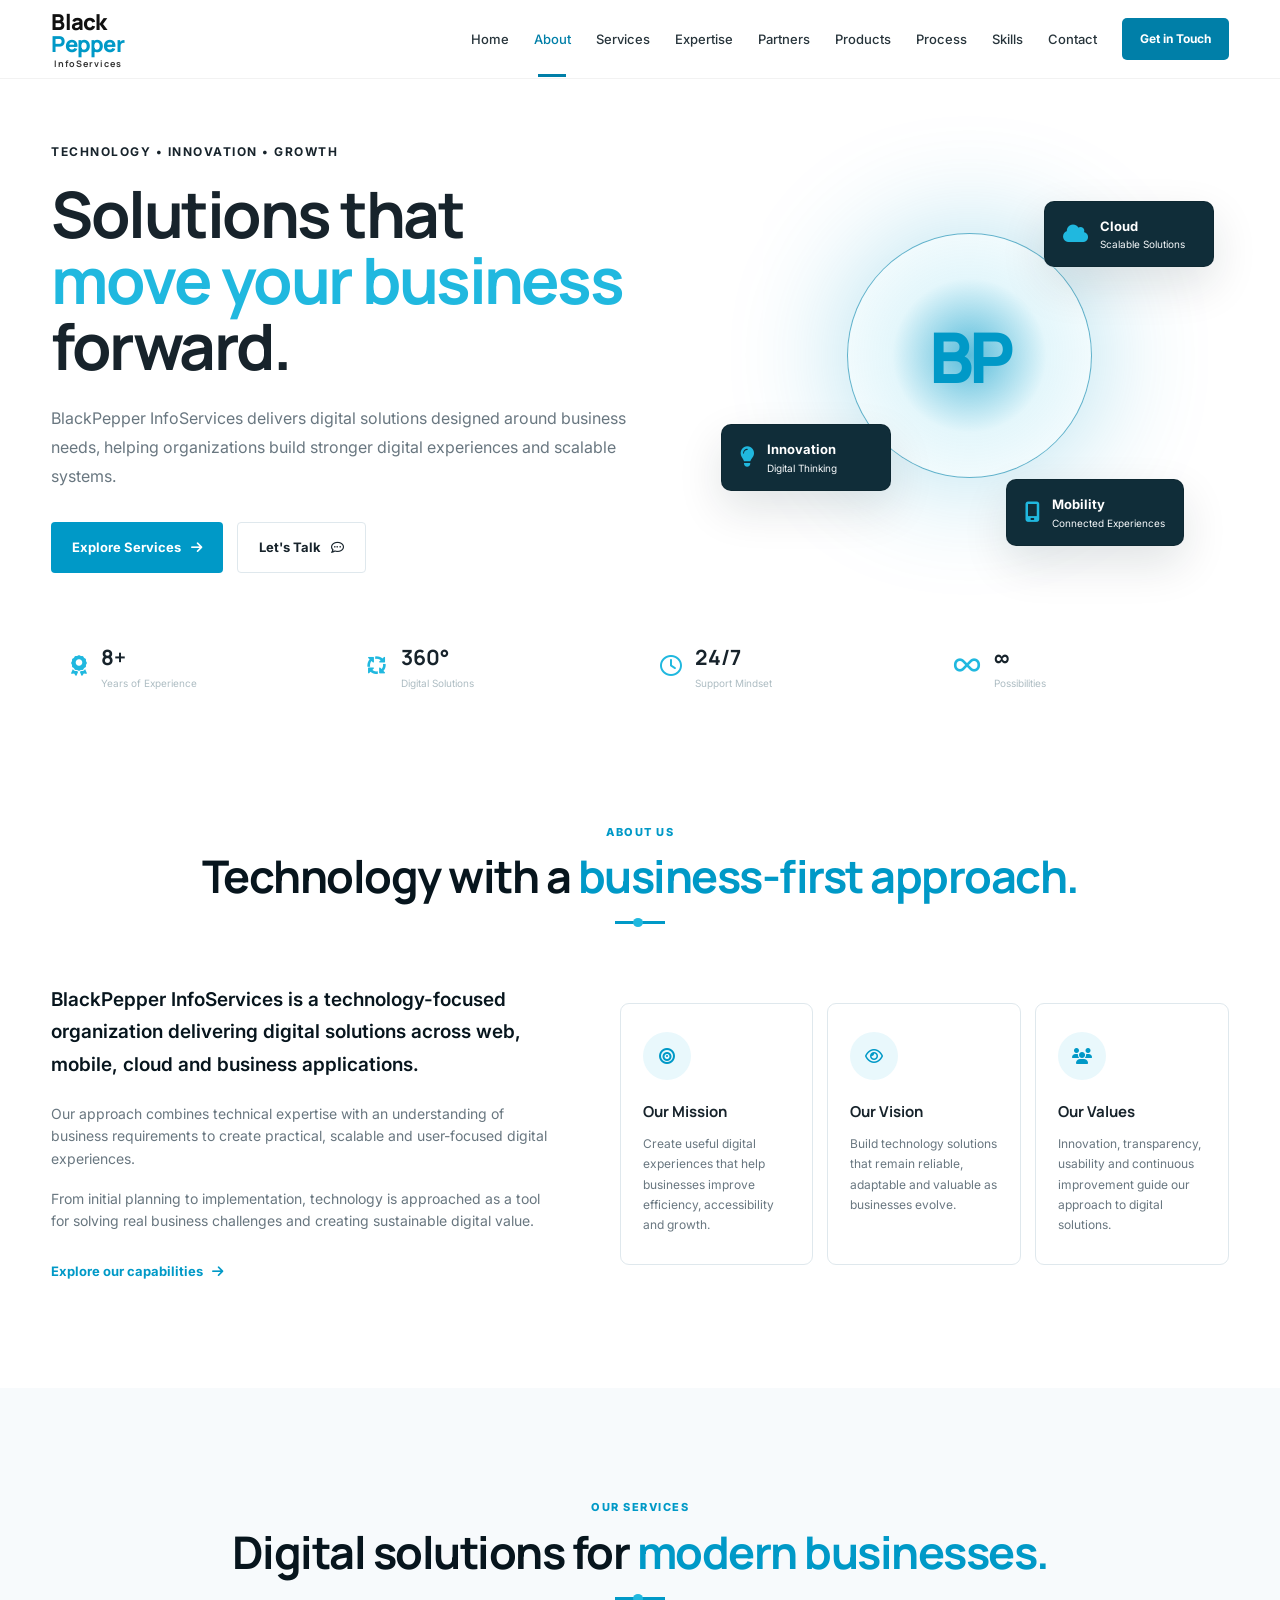
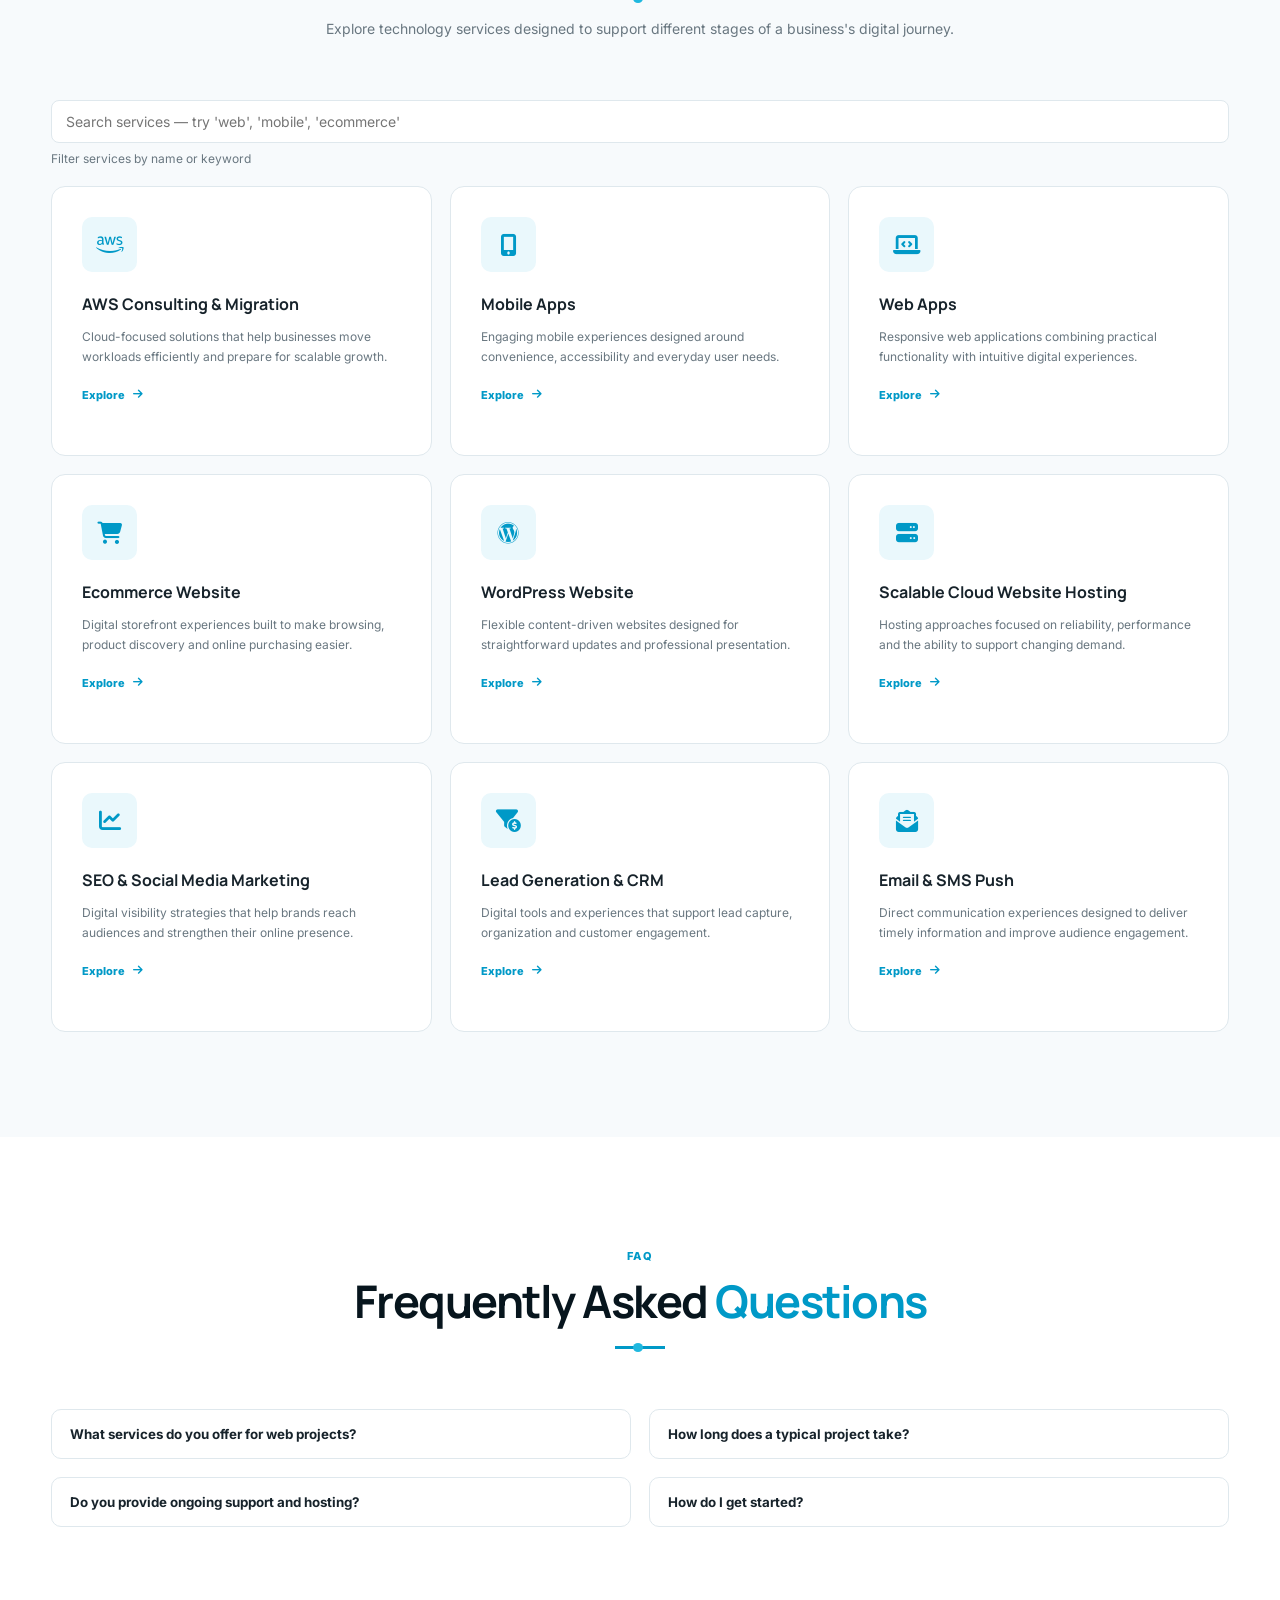
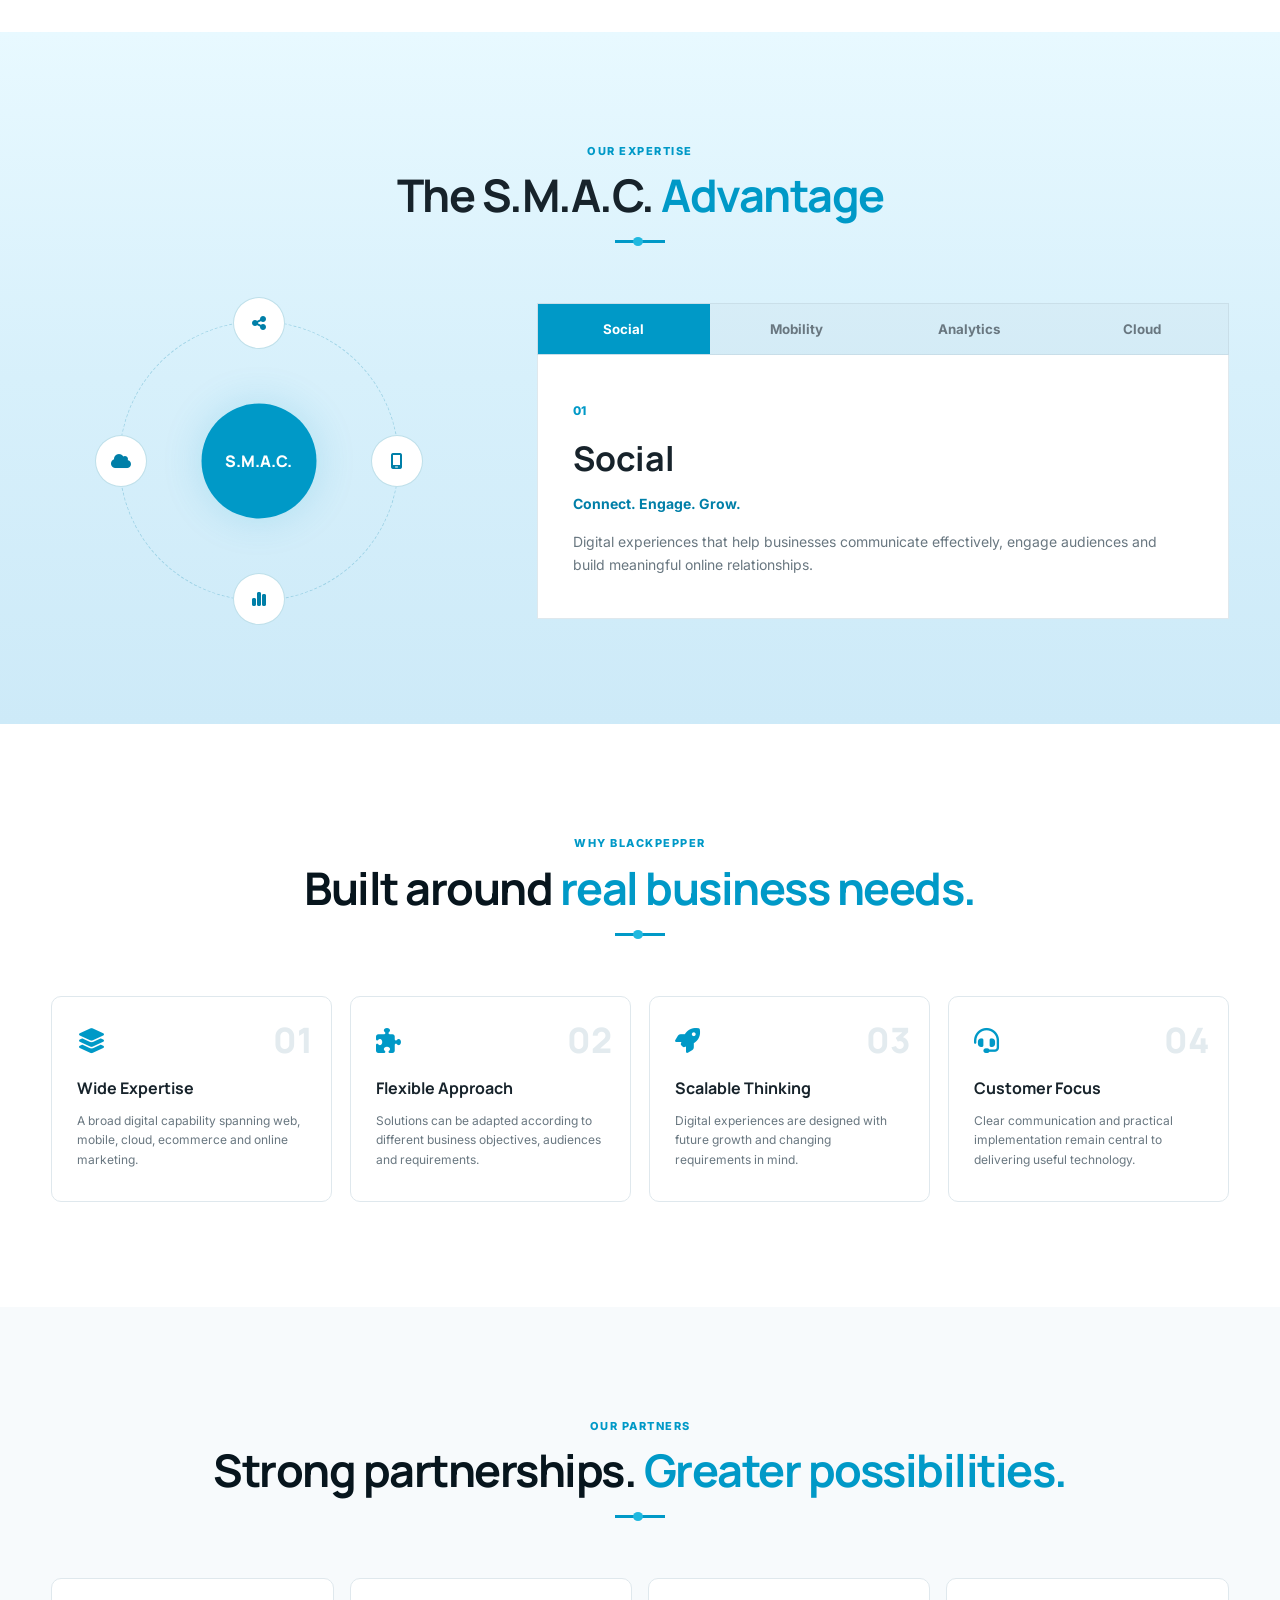
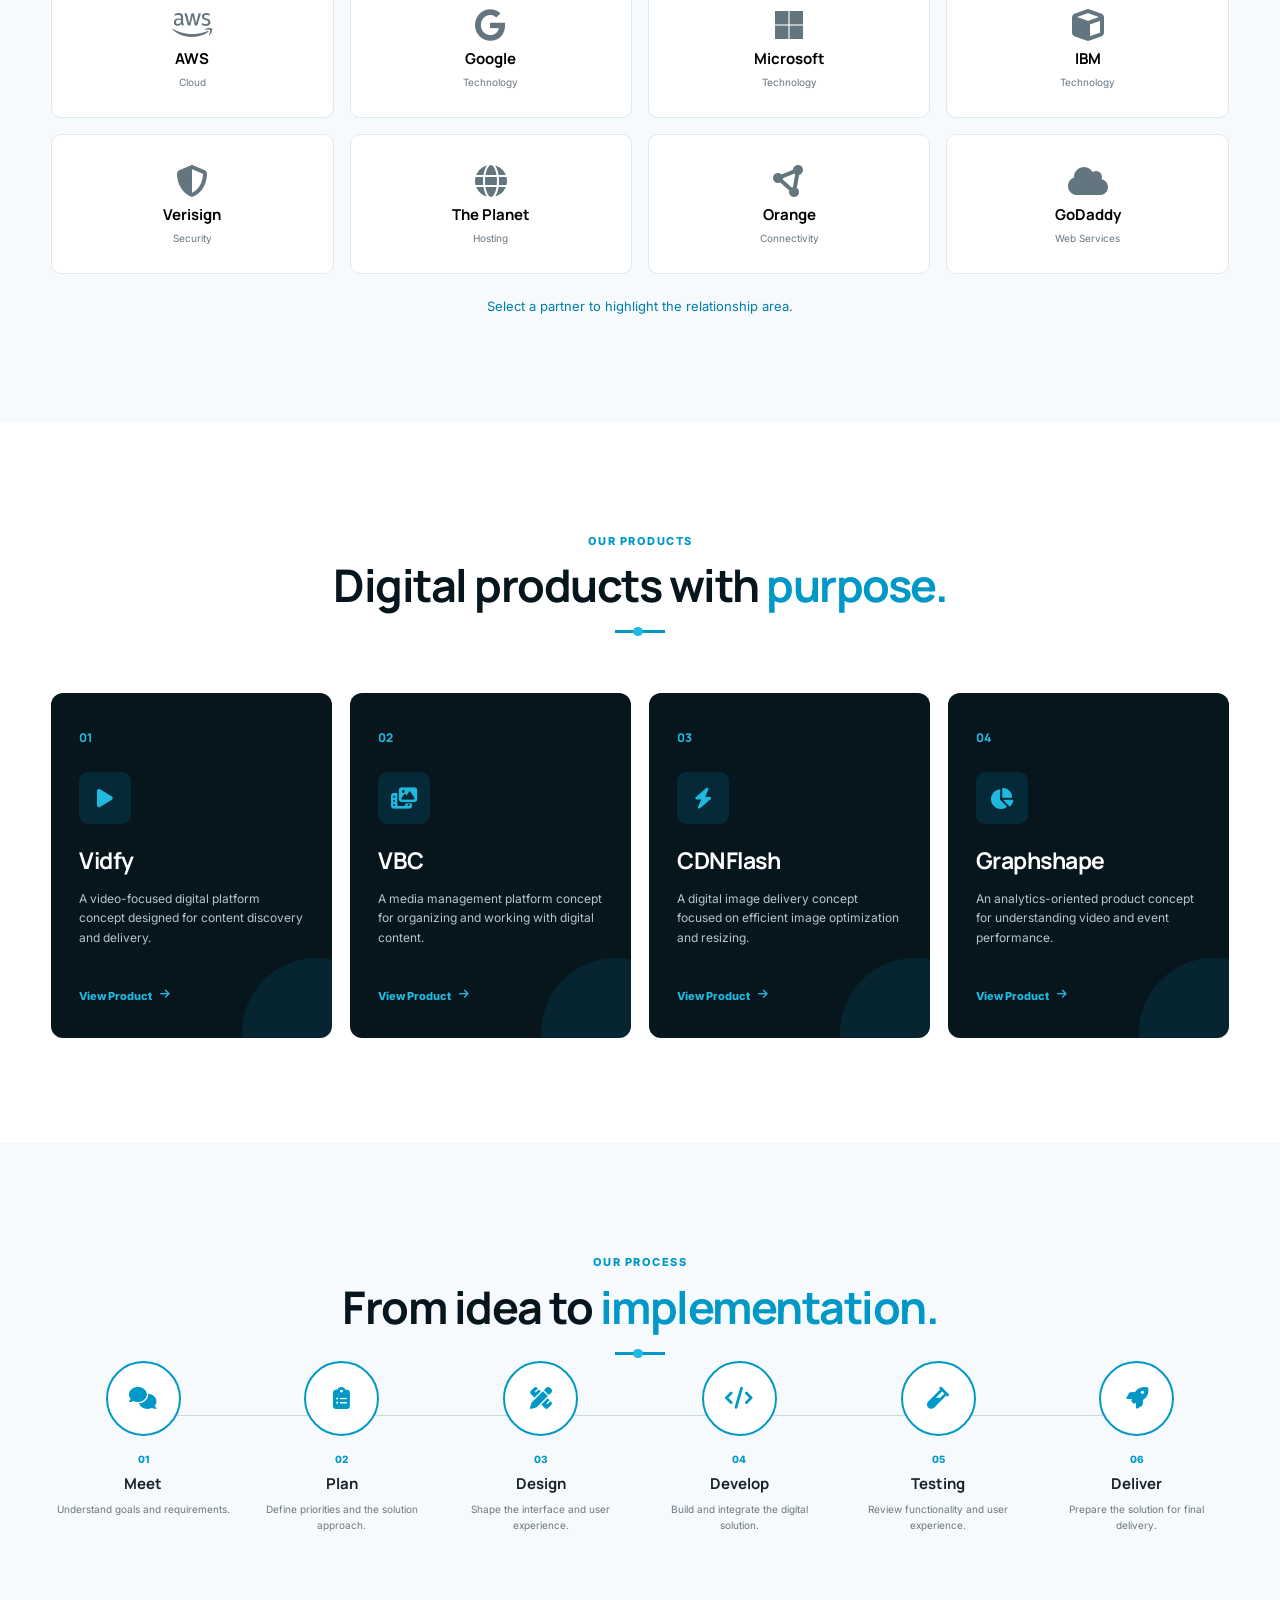
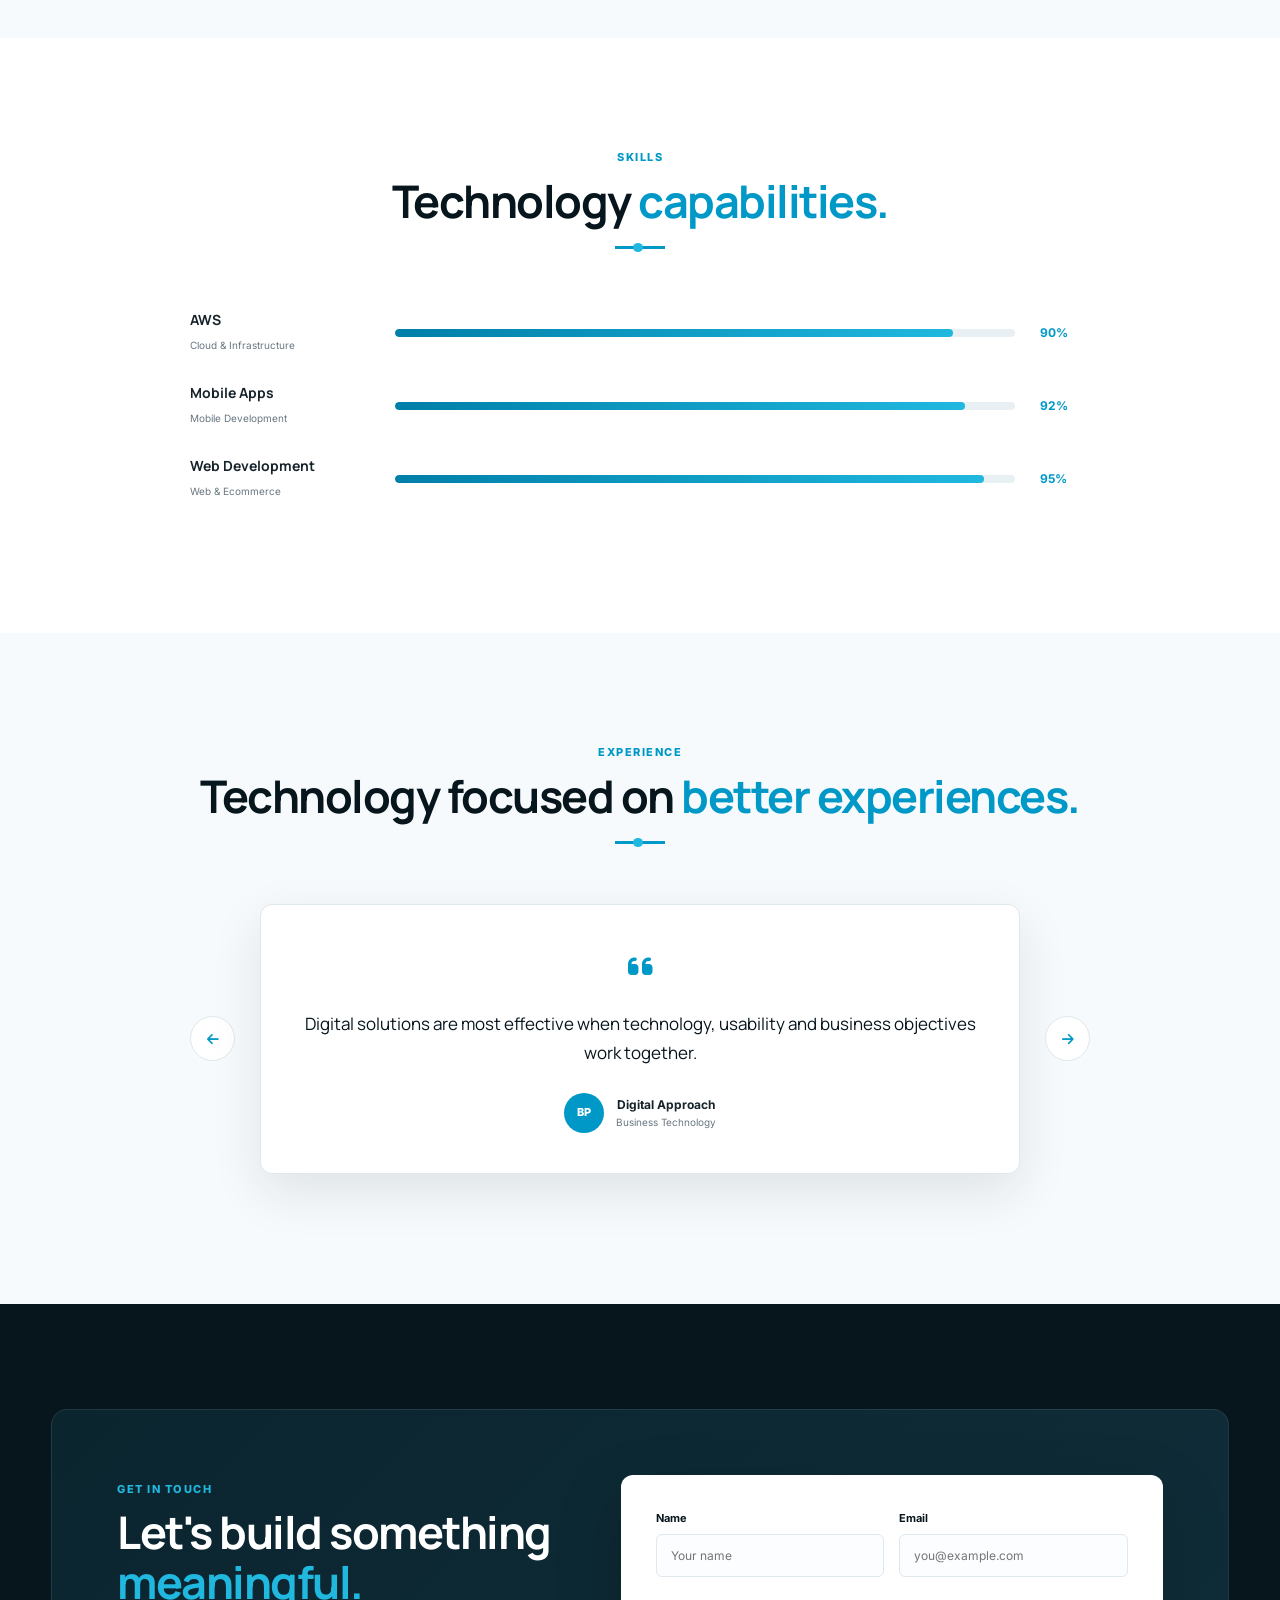
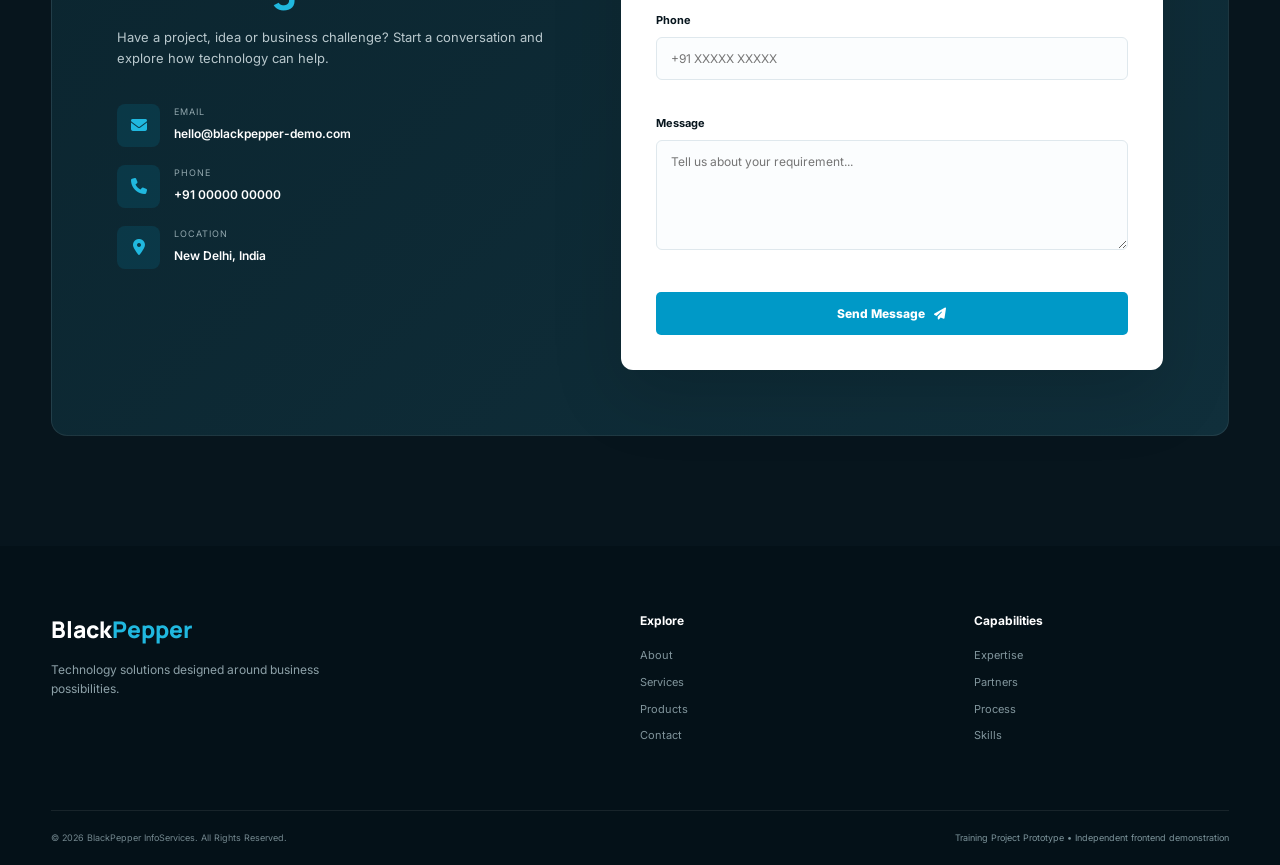
<file: index.html>
<!DOCTYPE html>
<html lang="en">

<head>
    <meta charset="UTF-8">
    <meta name="viewport" content="width=device-width, initial-scale=1.0">

    <meta name="description"
        content="BlackPepper InfoServices - Digital technology solutions for modern businesses.">

    <title>BlackPepper InfoServices | Technology Solutions</title>

    <!-- Google Fonts -->
    <link rel="preconnect" href="https://fonts.googleapis.com">
    <link rel="preconnect" href="https://fonts.gstatic.com" crossorigin>

    <link
        href="https://fonts.googleapis.com/css2?family=Inter:wght@400;500;600;700;800&family=Manrope:wght@500;600;700;800&display=swap"
        rel="stylesheet">

    <!-- Icons -->
    <link rel="stylesheet"
        href="https://cdnjs.cloudflare.com/ajax/libs/font-awesome/6.5.2/css/all.min.css">

    <link rel="stylesheet" href="style.css">
</head>

<body>

    <!-- SCROLL PROGRESS -->
    <div class="scroll-progress">
        <span id="progressBar"></span>
    </div>


    <!-- ================= NAVBAR ================= -->

    <header class="navbar" id="navbar">

        <div class="container nav-container">

            <a href="#home" class="brand">
                <span class="brand-black">Black</span><span class="brand-blue">Pepper</span>
                <small>InfoServices</small>
            </a>

            <button class="menu-toggle" id="menuToggle">
                <i class="fas fa-bars"></i>
            </button>

            <nav class="nav-menu" id="navMenu">

                <a href="#home" class="nav-link active">Home</a>
                <a href="#about" class="nav-link">About</a>
                <a href="#services" class="nav-link">Services</a>
                <a href="#expertise" class="nav-link">Expertise</a>
                <a href="#partners" class="nav-link">Partners</a>
                <a href="#products" class="nav-link">Products</a>
                <a href="#process" class="nav-link">Process</a>
                <a href="#skills" class="nav-link">Skills</a>
                <a href="#contact" class="nav-link">Contact</a>

                <a href="#contact" class="nav-button">
                    Get in Touch
                </a>

            </nav>

        </div>

    </header>


    <!-- ================= HERO ================= -->

    <section class="hero" id="home">

        <div class="hero-image"></div>

        <div class="hero-overlay"></div>

        <div class="container hero-container">

            <div class="hero-content">

                <span class="eyebrow">
                    TECHNOLOGY • INNOVATION • GROWTH
                </span>

                <h1>
                    Solutions that
                    <span>move your business</span>
                    forward.
                </h1>

                <p>
                    BlackPepper InfoServices delivers digital solutions
                    designed around business needs, helping organizations
                    build stronger digital experiences and scalable systems.
                </p>

                <div class="hero-buttons">

                    <a href="#services" class="btn btn-primary">
                        Explore Services
                        <i class="fas fa-arrow-right"></i>
                    </a>

                    <a href="#contact" class="btn btn-outline">
                        Let's Talk
                        <i class="far fa-comment-dots"></i>
                    </a>

                </div>

            </div>


            <!-- Floating Hero Cards -->

            <div class="hero-visual">

                <div class="hero-orb">
                    <span>BP</span>
                </div>

                <div class="floating-card card-one">
                    <i class="fas fa-cloud"></i>
                    <div>
                        <strong>Cloud</strong>
                        <small>Scalable Solutions</small>
                    </div>
                </div>

                <div class="floating-card card-two">
                    <i class="fas fa-lightbulb"></i>
                    <div>
                        <strong>Innovation</strong>
                        <small>Digital Thinking</small>
                    </div>
                </div>

                <div class="floating-card card-three">
                    <i class="fas fa-mobile-screen"></i>
                    <div>
                        <strong>Mobility</strong>
                        <small>Connected Experiences</small>
                    </div>
                </div>

            </div>

        </div>


        <!-- Hero Stats -->

        <div class="container hero-stats">

            <div class="hero-stat">
                <i class="fas fa-award"></i>
                <div>
                    <strong>8+</strong>
                    <span>Years of Experience</span>
                </div>
            </div>

            <div class="hero-stat">
                <i class="fas fa-arrows-spin"></i>
                <div>
                    <strong>360°</strong>
                    <span>Digital Solutions</span>
                </div>
            </div>

            <div class="hero-stat">
                <i class="far fa-clock"></i>
                <div>
                    <strong>24/7</strong>
                    <span>Support Mindset</span>
                </div>
            </div>

            <div class="hero-stat">
                <i class="fas fa-infinity"></i>
                <div>
                    <strong>∞</strong>
                    <span>Possibilities</span>
                </div>
            </div>

        </div>

    </section>


    <!-- ================= ABOUT ================= -->

    <section class="section about-section" id="about">

        <div class="container">

            <div class="section-heading centered">

                <span class="section-label">ABOUT US</span>

                <h2>
                    Technology with a
                    <span>business-first approach.</span>
                </h2>

                <div class="heading-line"></div>

            </div>


            <div class="about-grid">

                <div class="about-text">

                    <p class="large-text">
                        BlackPepper InfoServices is a technology-focused
                        organization delivering digital solutions across
                        web, mobile, cloud and business applications.
                    </p>

                    <p>
                        Our approach combines technical expertise with an
                        understanding of business requirements to create
                        practical, scalable and user-focused digital
                        experiences.
                    </p>

                    <p>
                        From initial planning to implementation, technology
                        is approached as a tool for solving real business
                        challenges and creating sustainable digital value.
                    </p>

                    <a href="#services" class="text-button">
                        Explore our capabilities
                        <i class="fas fa-arrow-right"></i>
                    </a>

                </div>


                <div class="about-cards">

                    <div class="about-card">

                        <div class="about-icon">
                            <i class="fas fa-bullseye"></i>
                        </div>

                        <h3>Our Mission</h3>

                        <p>
                            Create useful digital experiences that help
                            businesses improve efficiency, accessibility
                            and growth.
                        </p>

                    </div>


                    <div class="about-card">

                        <div class="about-icon">
                            <i class="far fa-eye"></i>
                        </div>

                        <h3>Our Vision</h3>

                        <p>
                            Build technology solutions that remain reliable,
                            adaptable and valuable as businesses evolve.
                        </p>

                    </div>


                    <div class="about-card">

                        <div class="about-icon">
                            <i class="fas fa-users"></i>
                        </div>

                        <h3>Our Values</h3>

                        <p>
                            Innovation, transparency, usability and continuous
                            improvement guide our approach to digital solutions.
                        </p>

                    </div>

                </div>

            </div>

        </div>

    </section>


    <!-- ================= SERVICES ================= -->

    <section class="section services-section" id="services">

        <div class="container">

            <div class="section-heading centered">

                <span class="section-label">OUR SERVICES</span>

                <h2>
                    Digital solutions for
                    <span>modern businesses.</span>
                </h2>

                <div class="heading-line"></div>

                <p>
                    Explore technology services designed to support different
                    stages of a business's digital journey.
                </p>

            </div>

            <div class="service-search">
                <input type="search" id="serviceSearch" placeholder="Search services — try 'web', 'mobile', 'ecommerce'" aria-label="Search services">
                <small class="search-hint">Filter services by name or keyword</small>
            </div>

            <div class="services-grid">

                <!-- 1 -->

                <article class="service-card" data-service="aws">

                    <div class="service-icon">
                        <i class="fab fa-aws"></i>
                    </div>

                    <h3>AWS Consulting & Migration</h3>

                    <p>
                        Cloud-focused solutions that help businesses move
                        workloads efficiently and prepare for scalable growth.
                    </p>

                    <button class="service-link">
                        Explore
                        <i class="fas fa-arrow-right"></i>
                    </button>

                </article>


                <!-- 2 -->

                <article class="service-card" data-service="mobile">

                    <div class="service-icon">
                        <i class="fas fa-mobile-screen-button"></i>
                    </div>

                    <h3>Mobile Apps</h3>

                    <p>
                        Engaging mobile experiences designed around
                        convenience, accessibility and everyday user needs.
                    </p>

                    <button class="service-link">
                        Explore
                        <i class="fas fa-arrow-right"></i>
                    </button>

                </article>


                <!-- 3 -->

                <article class="service-card" data-service="web">

                    <div class="service-icon">
                        <i class="fas fa-laptop-code"></i>
                    </div>

                    <h3>Web Apps</h3>

                    <p>
                        Responsive web applications combining practical
                        functionality with intuitive digital experiences.
                    </p>

                    <button class="service-link">
                        Explore
                        <i class="fas fa-arrow-right"></i>
                    </button>

                </article>


                <!-- 4 -->

                <article class="service-card" data-service="ecommerce">

                    <div class="service-icon">
                        <i class="fas fa-cart-shopping"></i>
                    </div>

                    <h3>Ecommerce Website</h3>

                    <p>
                        Digital storefront experiences built to make
                        browsing, product discovery and online purchasing easier.
                    </p>

                    <button class="service-link">
                        Explore
                        <i class="fas fa-arrow-right"></i>
                    </button>

                </article>


                <!-- 5 -->

                <article class="service-card" data-service="wordpress">

                    <div class="service-icon">
                        <i class="fab fa-wordpress"></i>
                    </div>

                    <h3>WordPress Website</h3>

                    <p>
                        Flexible content-driven websites designed for
                        straightforward updates and professional presentation.
                    </p>

                    <button class="service-link">
                        Explore
                        <i class="fas fa-arrow-right"></i>
                    </button>

                </article>


                <!-- 6 -->

                <article class="service-card" data-service="hosting">

                    <div class="service-icon">
                        <i class="fas fa-server"></i>
                    </div>

                    <h3>Scalable Cloud Website Hosting</h3>

                    <p>
                        Hosting approaches focused on reliability,
                        performance and the ability to support changing demand.
                    </p>

                    <button class="service-link">
                        Explore
                        <i class="fas fa-arrow-right"></i>
                    </button>

                </article>


                <!-- 7 -->

                <article class="service-card" data-service="seo">

                    <div class="service-icon">
                        <i class="fas fa-chart-line"></i>
                    </div>

                    <h3>SEO & Social Media Marketing</h3>

                    <p>
                        Digital visibility strategies that help brands
                        reach audiences and strengthen their online presence.
                    </p>

                    <button class="service-link">
                        Explore
                        <i class="fas fa-arrow-right"></i>
                    </button>

                </article>


                <!-- 8 -->

                <article class="service-card" data-service="crm">

                    <div class="service-icon">
                        <i class="fas fa-filter-circle-dollar"></i>
                    </div>

                    <h3>Lead Generation & CRM</h3>

                    <p>
                        Digital tools and experiences that support lead
                        capture, organization and customer engagement.
                    </p>

                    <button class="service-link">
                        Explore
                        <i class="fas fa-arrow-right"></i>
                    </button>

                </article>


                <!-- 9 -->

                <article class="service-card" data-service="messaging">

                    <div class="service-icon">
                        <i class="fas fa-envelope-open-text"></i>
                    </div>

                    <h3>Email & SMS Push</h3>

                    <p>
                        Direct communication experiences designed to deliver
                        timely information and improve audience engagement.
                    </p>

                    <button class="service-link">
                        Explore
                        <i class="fas fa-arrow-right"></i>
                    </button>

                </article>

            </div>

        </div>

    </section>


    <!-- ================= S.M.A.C ================= -->


    <!-- ================= FAQ ================= -->

    <section class="section faq-section" id="faq">

        <div class="container">

            <div class="section-heading centered">

                <span class="section-label">FAQ</span>

                <h2>
                    Frequently Asked
                    <span>Questions</span>
                </h2>

                <div class="heading-line"></div>

            </div>

            <div class="faq-grid">

                <div class="faq-item">

                    <button class="faq-question">What services do you offer for web projects?</button>

                    <div class="faq-answer">
                        We provide full web application development including design, frontend, backend, hosting and ongoing maintenance tailored to business needs.
                    </div>

                </div>

                <div class="faq-item">

                    <button class="faq-question">How long does a typical project take?</button>

                    <div class="faq-answer">
                        Project timelines vary; a small website can take 2–6 weeks, while larger platforms typically run 2–6+ months depending on scope.
                    </div>

                </div>

                <div class="faq-item">

                    <button class="faq-question">Do you provide ongoing support and hosting?</button>

                    <div class="faq-answer">
                        Yes — we offer hosting, monitoring, and support plans to keep systems secure and up-to-date after launch.
                    </div>

                </div>

                <div class="faq-item">

                    <button class="faq-question">How do I get started?</button>

                    <div class="faq-answer">
                        Use the 'Get in Touch' button or discuss a specific service via the 'Explore' buttons to schedule an initial consultation.
                    </div>

                </div>

            </div>

        </div>

    </section>


    <section class="section smac-section" id="expertise">

        <div class="container">

            <div class="section-heading centered light">

                <span class="section-label">OUR EXPERTISE</span>

                <h2>
                    The S.M.A.C.
                    <span>Advantage</span>
                </h2>

                <div class="heading-line"></div>

            </div>


            <div class="smac-layout">

                <div class="smac-visual">

                    <div class="smac-orbit">

                        <div class="orbit-center">
                            <span>S.M.A.C.</span>
                        </div>

                        <div class="orbit-icon orbit-1">
                            <i class="fas fa-share-nodes"></i>
                        </div>

                        <div class="orbit-icon orbit-2">
                            <i class="fas fa-mobile-screen"></i>
                        </div>

                        <div class="orbit-icon orbit-3">
                            <i class="fas fa-chart-simple"></i>
                        </div>

                        <div class="orbit-icon orbit-4">
                            <i class="fas fa-cloud"></i>
                        </div>

                    </div>

                </div>


                <div class="smac-content">

                    <div class="smac-tabs">

                        <button class="smac-tab active" data-tab="social">
                            Social
                        </button>

                        <button class="smac-tab" data-tab="mobility">
                            Mobility
                        </button>

                        <button class="smac-tab" data-tab="analytics">
                            Analytics
                        </button>

                        <button class="smac-tab" data-tab="cloud">
                            Cloud
                        </button>

                    </div>


                    <div class="smac-panel">

                        <span id="smacNumber">01</span>

                        <h3 id="smacTitle">
                            Social
                        </h3>

                        <h4 id="smacSubtitle">
                            Connect. Engage. Grow.
                        </h4>

                        <p id="smacDescription">
                            Digital experiences that help businesses
                            communicate effectively, engage audiences and
                            build meaningful online relationships.
                        </p>

                    </div>

                </div>

            </div>

        </div>

    </section>


    <!-- ================= WHY US ================= -->

    <section class="section why-section" id="why">

        <div class="container">

            <div class="section-heading centered">

                <span class="section-label">WHY BLACKPEPPER</span>

                <h2>
                    Built around
                    <span>real business needs.</span>
                </h2>

                <div class="heading-line"></div>

            </div>


            <div class="why-grid">

                <div class="why-card">

                    <span>01</span>

                    <i class="fas fa-layer-group"></i>

                    <h3>Wide Expertise</h3>

                    <p>
                        A broad digital capability spanning web, mobile,
                        cloud, ecommerce and online marketing.
                    </p>

                </div>


                <div class="why-card">

                    <span>02</span>

                    <i class="fas fa-puzzle-piece"></i>

                    <h3>Flexible Approach</h3>

                    <p>
                        Solutions can be adapted according to different
                        business objectives, audiences and requirements.
                    </p>

                </div>


                <div class="why-card">

                    <span>03</span>

                    <i class="fas fa-rocket"></i>

                    <h3>Scalable Thinking</h3>

                    <p>
                        Digital experiences are designed with future
                        growth and changing requirements in mind.
                    </p>

                </div>


                <div class="why-card">

                    <span>04</span>

                    <i class="fas fa-headset"></i>

                    <h3>Customer Focus</h3>

                    <p>
                        Clear communication and practical implementation
                        remain central to delivering useful technology.
                    </p>

                </div>

            </div>

        </div>

    </section>


    <!-- ================= PARTNERS ================= -->

    <section class="section partners-section" id="partners">

        <div class="container">

            <div class="section-heading centered">

                <span class="section-label">OUR PARTNERS</span>

                <h2>
                    Strong partnerships.
                    <span>Greater possibilities.</span>
                </h2>

                <div class="heading-line"></div>

            </div>


            <div class="partners-grid">

                <button class="partner-card" data-partner="AWS">

                    <i class="fab fa-aws"></i>

                    <strong>AWS</strong>

                    <small>Cloud</small>

                </button>


                <button class="partner-card" data-partner="Google">

                    <i class="fab fa-google"></i>

                    <strong>Google</strong>

                    <small>Technology</small>

                </button>


                <button class="partner-card" data-partner="Microsoft">

                    <i class="fab fa-microsoft"></i>

                    <strong>Microsoft</strong>

                    <small>Technology</small>

                </button>


                <button class="partner-card" data-partner="IBM">

                    <i class="fas fa-cube"></i>

                    <strong>IBM</strong>

                    <small>Technology</small>

                </button>


                <button class="partner-card" data-partner="Verisign">

                    <i class="fas fa-shield-halved"></i>

                    <strong>Verisign</strong>

                    <small>Security</small>

                </button>


                <button class="partner-card" data-partner="The Planet">

                    <i class="fas fa-globe"></i>

                    <strong>The Planet</strong>

                    <small>Hosting</small>

                </button>


                <button class="partner-card" data-partner="Orange">

                    <i class="fas fa-circle-nodes"></i>

                    <strong>Orange</strong>

                    <small>Connectivity</small>

                </button>


                <button class="partner-card" data-partner="GoDaddy">

                    <i class="fas fa-cloud"></i>

                    <strong>GoDaddy</strong>

                    <small>Web Services</small>

                </button>

            </div>


            <div class="partner-message" id="partnerMessage">
                Select a partner to highlight the relationship area.
            </div>

        </div>

    </section>


    <!-- ================= PRODUCTS ================= -->

    <section class="section products-section" id="products">

        <div class="container">

            <div class="section-heading centered">

                <span class="section-label">OUR PRODUCTS</span>

                <h2>
                    Digital products with
                    <span>purpose.</span>
                </h2>

                <div class="heading-line"></div>

            </div>


            <div class="products-grid">

                <article class="product-card" data-product="vidfy">

                    <div class="product-number">01</div>

                    <div class="product-icon">
                        <i class="fas fa-play"></i>
                    </div>

                    <h3>Vidfy</h3>

                    <p>
                        A video-focused digital platform concept designed
                        for content discovery and delivery.
                    </p>

                    <button class="product-button">
                        View Product
                        <i class="fas fa-arrow-right"></i>
                    </button>

                </article>


                <article class="product-card" data-product="vbc">

                    <div class="product-number">02</div>

                    <div class="product-icon">
                        <i class="fas fa-photo-film"></i>
                    </div>

                    <h3>VBC</h3>

                    <p>
                        A media management platform concept for organizing
                        and working with digital content.
                    </p>

                    <button class="product-button">
                        View Product
                        <i class="fas fa-arrow-right"></i>
                    </button>

                </article>


                <article class="product-card" data-product="cdnflash">

                    <div class="product-number">03</div>

                    <div class="product-icon">
                        <i class="fas fa-bolt"></i>
                    </div>

                    <h3>CDNFlash</h3>

                    <p>
                        A digital image delivery concept focused on efficient
                        image optimization and resizing.
                    </p>

                    <button class="product-button">
                        View Product
                        <i class="fas fa-arrow-right"></i>
                    </button>

                </article>


                <article class="product-card" data-product="graphshape">

                    <div class="product-number">04</div>

                    <div class="product-icon">
                        <i class="fas fa-chart-pie"></i>
                    </div>

                    <h3>Graphshape</h3>

                    <p>
                        An analytics-oriented product concept for understanding
                        video and event performance.
                    </p>

                    <button class="product-button">
                        View Product
                        <i class="fas fa-arrow-right"></i>
                    </button>

                </article>

            </div>

        </div>

    </section>


    <!-- ================= PROCESS ================= -->

    <section class="section process-section" id="process">

        <div class="container">

            <div class="section-heading centered">

                <span class="section-label">OUR PROCESS</span>

                <h2>
                    From idea to
                    <span>implementation.</span>
                </h2>

                <div class="heading-line"></div>

            </div>


            <div class="process-line"></div>

            <div class="process-grid">

                <div class="process-step">

                    <div class="process-icon">
                        <i class="fas fa-comments"></i>
                    </div>

                    <span>01</span>

                    <h3>Meet</h3>

                    <p>
                        Understand goals and requirements.
                    </p>

                </div>


                <div class="process-step">

                    <div class="process-icon">
                        <i class="fas fa-clipboard-list"></i>
                    </div>

                    <span>02</span>

                    <h3>Plan</h3>

                    <p>
                        Define priorities and the solution approach.
                    </p>

                </div>


                <div class="process-step">

                    <div class="process-icon">
                        <i class="fas fa-pen-ruler"></i>
                    </div>

                    <span>03</span>

                    <h3>Design</h3>

                    <p>
                        Shape the interface and user experience.
                    </p>

                </div>


                <div class="process-step">

                    <div class="process-icon">
                        <i class="fas fa-code"></i>
                    </div>

                    <span>04</span>

                    <h3>Develop</h3>

                    <p>
                        Build and integrate the digital solution.
                    </p>

                </div>


                <div class="process-step">

                    <div class="process-icon">
                        <i class="fas fa-vial"></i>
                    </div>

                    <span>05</span>

                    <h3>Testing</h3>

                    <p>
                        Review functionality and user experience.
                    </p>

                </div>


                <div class="process-step">

                    <div class="process-icon">
                        <i class="fas fa-rocket"></i>
                    </div>

                    <span>06</span>

                    <h3>Deliver</h3>

                    <p>
                        Prepare the solution for final delivery.
                    </p>

                </div>

            </div>

        </div>

    </section>


    <!-- ================= SKILLS ================= -->

    <section class="section skills-section" id="skills">

        <div class="container">

            <div class="section-heading centered">

                <span class="section-label">SKILLS</span>

                <h2>
                    Technology
                    <span>capabilities.</span>
                </h2>

                <div class="heading-line"></div>

            </div>


            <div class="skills-wrapper">

                <div class="skill-row">

                    <div class="skill-info">
                        <strong>AWS</strong>
                        <span>Cloud & Infrastructure</span>
                    </div>

                    <div class="skill-bar">
                        <span style="width: 90%"></span>
                    </div>

                    <strong>90%</strong>

                </div>


                <div class="skill-row">

                    <div class="skill-info">
                        <strong>Mobile Apps</strong>
                        <span>Mobile Development</span>
                    </div>

                    <div class="skill-bar">
                        <span style="width: 92%"></span>
                    </div>

                    <strong>92%</strong>

                </div>


                <div class="skill-row">

                    <div class="skill-info">
                        <strong>Web Development</strong>
                        <span>Web & Ecommerce</span>
                    </div>

                    <div class="skill-bar">
                        <span style="width: 95%"></span>
                    </div>

                    <strong>95%</strong>

                </div>

            </div>

        </div>

    </section>


    <!-- ================= TESTIMONIAL / HIGHLIGHTS ================= -->

    <section class="section highlights-section">

        <div class="container">

            <div class="section-heading centered">

                <span class="section-label">EXPERIENCE</span>

                <h2>
                    Technology focused on
                    <span>better experiences.</span>
                </h2>

                <div class="heading-line"></div>

            </div>


            <div class="testimonial-wrapper">

                <button class="carousel-btn" id="prevTestimonial">
                    <i class="fas fa-arrow-left"></i>
                </button>


                <div class="testimonial-card">

                    <div class="quote-icon">
                        <i class="fas fa-quote-left"></i>
                    </div>

                    <p id="testimonialText">
                        Digital solutions are most effective when technology,
                        usability and business objectives work together.
                    </p>

                    <div class="testimonial-author">

                        <div class="author-avatar">
                            BP
                        </div>

                        <div>
                            <strong id="testimonialName">
                                Digital Approach
                            </strong>

                            <span id="testimonialRole">
                                Business Technology
                            </span>
                        </div>

                    </div>

                </div>


                <button class="carousel-btn" id="nextTestimonial">
                    <i class="fas fa-arrow-right"></i>
                </button>

            </div>


            <div class="carousel-dots" id="carouselDots"></div>

        </div>

    </section>


    <!-- ================= CONTACT ================= -->

    <section class="section contact-section" id="contact">

        <div class="container">

            <div class="contact-box">

                <div class="contact-info">

                    <span class="section-label">
                        GET IN TOUCH
                    </span>

                    <h2>
                        Let's build something
                        <span>meaningful.</span>
                    </h2>

                    <p>
                        Have a project, idea or business challenge?
                        Start a conversation and explore how technology
                        can help.
                    </p>


                    <div class="contact-details">

                        <div class="contact-detail">

                            <div class="contact-detail-icon">
                                <i class="fas fa-envelope"></i>
                            </div>

                            <div>
                                <span>Email</span>
                                <a href="mailto:hello@blackpepper-demo.com">
                                    hello@blackpepper-demo.com
                                </a>
                            </div>

                        </div>


                        <div class="contact-detail">

                            <div class="contact-detail-icon">
                                <i class="fas fa-phone"></i>
                            </div>

                            <div>
                                <span>Phone</span>
                                <a href="tel:+910000000000">
                                    +91 00000 00000
                                </a>
                            </div>

                        </div>


                        <div class="contact-detail">

                            <div class="contact-detail-icon">
                                <i class="fas fa-location-dot"></i>
                            </div>

                            <div>
                                <span>Location</span>
                                <strong>New Delhi, India</strong>
                            </div>

                        </div>

                    </div>

                </div>


                <!-- CONTACT FORM -->

                <form class="contact-form" id="contactForm">

                    <div class="form-row">

                        <div class="form-group">

                            <label for="name">Name</label>

                            <input
                                type="text"
                                id="name"
                                placeholder="Your name"
                            >

                            <small class="error-message"></small>

                        </div>


                        <div class="form-group">

                            <label for="email">Email</label>

                            <input
                                type="email"
                                id="email"
                                placeholder="you@example.com"
                            >

                            <small class="error-message"></small>

                        </div>

                    </div>


                    <div class="form-group">

                        <label for="phone">Phone</label>

                        <input
                            type="tel"
                            id="phone"
                            placeholder="+91 XXXXX XXXXX"
                        >

                        <small class="error-message"></small>

                    </div>


                    <div class="form-group">

                        <label for="message">Message</label>

                        <textarea
                            id="message"
                            rows="5"
                            placeholder="Tell us about your requirement..."
                        ></textarea>

                        <small class="error-message"></small>

                    </div>


                    <button type="submit" class="form-submit">

                        Send Message

                        <i class="fas fa-paper-plane"></i>

                    </button>


                    <div class="form-success" id="formSuccess">

                        <i class="fas fa-circle-check"></i>

                        <span>
                            Thanks! Your message has been validated successfully.
                        </span>

                    </div>

                </form>

            </div>

        </div>

    </section>


    <!-- ================= FOOTER ================= -->

    <footer class="footer">

        <div class="container footer-main">

            <div class="footer-brand">

                <div class="footer-logo">
                    Black<span>Pepper</span>
                </div>

                <p>
                    Technology solutions designed around
                    business possibilities.
                </p>

            </div>


            <div class="footer-links">

                <h4>Explore</h4>

                <a href="#about">About</a>
                <a href="#services">Services</a>
                <a href="#products">Products</a>
                <a href="#contact">Contact</a>

            </div>


            <div class="footer-links">

                <h4>Capabilities</h4>

                <a href="#expertise">Expertise</a>
                <a href="#partners">Partners</a>
                <a href="#process">Process</a>
                <a href="#skills">Skills</a>

            </div>

        </div>


        <div class="container footer-bottom">

            <p>
                © <span id="currentYear"></span>
                BlackPepper InfoServices. All Rights Reserved.
            </p>

            <p class="prototype-note">
                Training Project Prototype • Independent frontend demonstration
            </p>

        </div>

    </footer>


    <!-- ================= SERVICE MODAL ================= -->

    <div class="modal" id="serviceModal">

        <div class="modal-content">

            <button class="modal-close" id="closeServiceModal">
                <i class="fas fa-xmark"></i>
            </button>

            <div class="modal-icon" id="serviceModalIcon">
                <i class="fas fa-code"></i>
            </div>

            <span class="modal-label">SERVICE</span>

            <h2 id="serviceModalTitle">
                Service
            </h2>

            <p id="serviceModalDescription">
                Service details.
            </p>

            <div class="modal-feature-list" id="serviceFeatures"></div>

            <a href="#contact" class="modal-cta" id="serviceModalCTA">
                Discuss this service
                <i class="fas fa-arrow-right"></i>
            </a>

        </div>

    </div>


    <!-- ================= PRODUCT MODAL ================= -->

    <div class="modal" id="productModal">

        <div class="modal-content product-modal">

            <button class="modal-close" id="closeProductModal">
                <i class="fas fa-xmark"></i>
            </button>

            <div class="modal-icon" id="productModalIcon">
                <i class="fas fa-box"></i>
            </div>

            <span class="modal-label">PRODUCT</span>

            <h2 id="productModalTitle">
                Product
            </h2>

            <p id="productModalDescription">
                Product details.
            </p>

        </div>

    </div>


    <script src="script.js"></script>

</body>
</html>
</file>
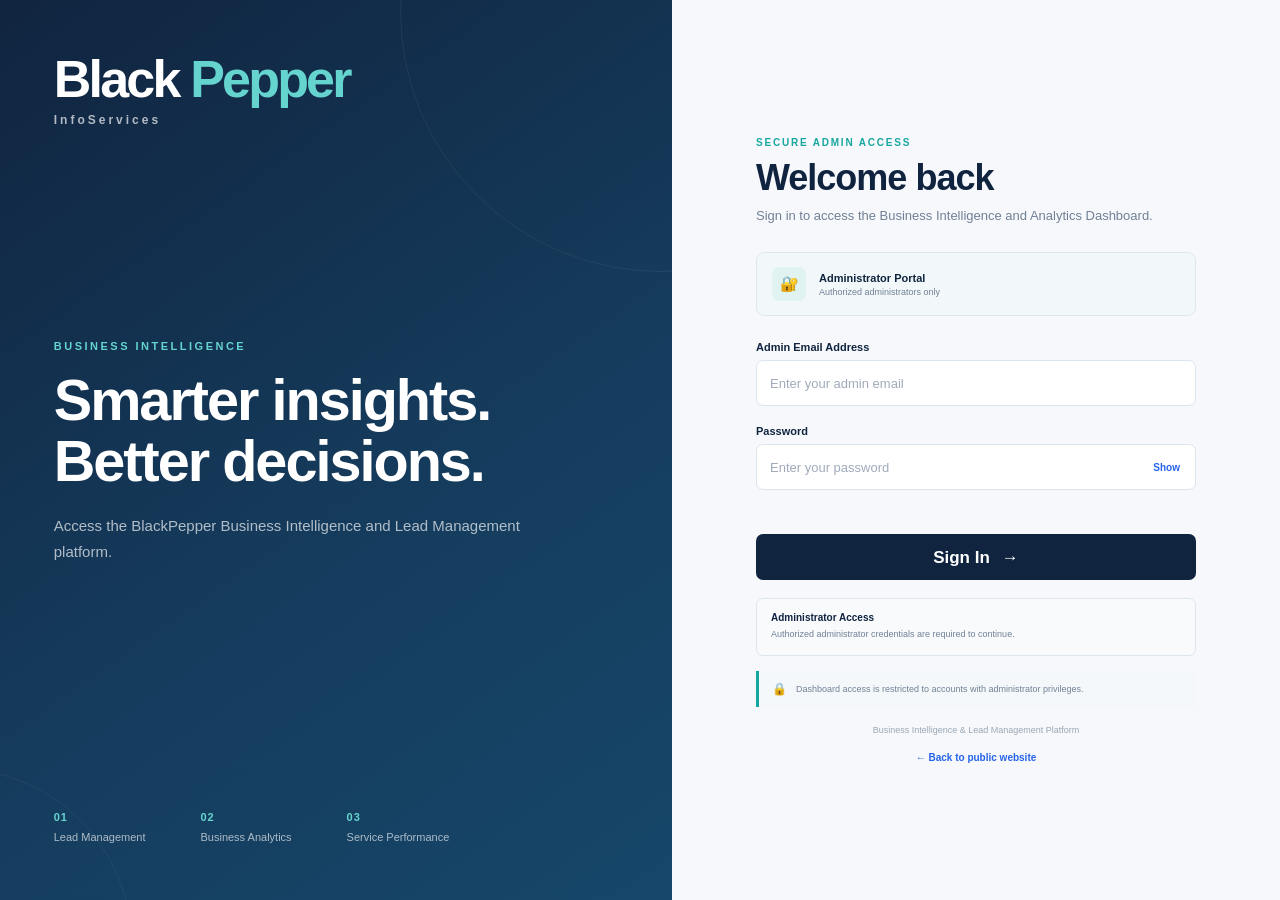
<file: dashboard.html>
<!DOCTYPE html>
<html lang="en">

<head>

    <meta charset="UTF-8">

    <!-- =====================================================
         ADMIN ACCESS CHECK
         ===================================================== -->

    <script>

        const auth =
            sessionStorage.getItem("blackpepperAuth");

        if (auth !== "admin") {

            window.location.href =
                "login.html";

        }

    </script>


    <meta
        name="viewport"
        content="width=device-width, initial-scale=1.0"
    >


    <title>
        BlackPepper | Business Intelligence Dashboard
    </title>


    <link
        rel="stylesheet"
        href="dashboard.css"
    >

</head>


<body>


    <!-- =====================================================
         SIDEBAR
         ===================================================== -->

    <aside
        class="sidebar"
        id="sidebar"
    >


        <!-- BRAND -->

        <a href="index.html" class="dashboard-brand">
    <span>
        <strong class="brand-black">Black</strong><strong class="brand-blue">Pepper</strong>
        <small>InfoServices</small>
    </span>
</a>


         

        </div>


        <!-- NAVIGATION -->

        <nav class="sidebar-nav">


            <a
                href="#overview"
                class="nav-link active"
            >

                <span>
                    ▦
                </span>

                Overview

            </a>


            <a
                href="#leads"
                class="nav-link"
            >

                <span>
                    ♢
                </span>

                Leads

            </a>


            <a
                href="#services"
                class="nav-link"
            >

                <span>
                    ◈
                </span>

                Services

            </a>


            <a
                href="#analytics"
                class="nav-link"
            >

                <span>
                    ◉
                </span>

                Website Analytics

            </a>


            <a
                href="#projects"
                class="nav-link"
            >

                <span>
                    ▤
                </span>

                Projects

            </a>


        </nav>


        <!-- SIDEBAR BOTTOM -->

        <div class="sidebar-bottom">


            <div class="user-box">

                <div class="user-avatar">
                    A
                </div>


                <div>

                    <strong>
                        Admininstrator
                    </strong>

                    <span>
                        Company Employee
                    </span>

                </div>

            </div>


            <button
                class="logout-btn"
                id="logoutBtn"
            >

                Logout

            </button>


        </div>


    </aside>


    <!-- =====================================================
         MAIN CONTENT
         ===================================================== -->

    <main class="main-content">


        <!-- =================================================
             TOPBAR
             ================================================= -->

        <header class="topbar">


            <button
                class="menu-btn"
                id="menuBtn"
            >

                ☰

            </button>


            <div>

                <h1>
                    Business Overview
                </h1>

                <p>
                    Monitor website activity and lead performance.
                </p>

            </div>


            <div class="topbar-right">


                <span class="sample-badge">

                    Anayltics 

                </span>


                <div class="top-avatar">

                    A

                </div>


            </div>


        </header>


        <!-- =================================================
             DISCLAIMER
             ================================================= -->

      


            

        </div>


        <!-- =================================================
             OVERVIEW
             ================================================= -->

        <section id="projects" class="dashboard-section">

    <div class="section-heading">
        <div>
            <span class="eyebrow">PROJECT PORTFOLIO</span>
            <h2>Client & Project Performance</h2>
            <p>
                Monitor project progress, delivery status and current workload.
            </p>
        </div>
    </div>

    <!-- Project Summary -->
    <div class="analytics-kpi-grid">

        <div class="analytics-card">
            <span>Active Projects</span>
            <h3 id="activeProjects">0</h3>
            <small>Currently in progress</small>
        </div>

        <div class="analytics-card">
            <span>On Track</span>
            <h3 id="onTrackProjects">0</h3>
            <small>Projects progressing normally</small>
        </div>

        <div class="analytics-card">
            <span>At Risk</span>
            <h3 id="atRiskProjects">0</h3>
            <small>Require attention</small>
        </div>

        <div class="analytics-card">
            <span>Completed</span>
            <h3 id="completedProjects">0</h3>
            <small>Successfully completed</small>
        </div>

    </div>

    <!-- Project Table -->
    <div class="analytics-panel project-panel">

        <div class="panel-heading project-heading">
            <div>
                <span class="eyebrow">CURRENT PROJECTS</span>
                <h3>Project Portfolio</h3>
            </div>

            <span class="project-count" id="projectCount">
                0 Projects
            </span>
        </div>

        <div class="project-table-wrapper">

            <table class="project-table">

                <thead>
                    <tr>
                        <th>Project</th>
                        <th>Client</th>
                        <th>Service</th>
                        <th>Status</th>
                    </tr>
                </thead>

                <tbody id="projectsBody">

                    <tr>
                        <td colspan="5" style="text-align:center;">
                            Loading projects...
                        </td>
                    </tr>

                </tbody>

            </table>

        </div>

    </div>

</section>

        <!-- =================================================
             TRAFFIC & LEADS
             ================================================= -->

        <section class="dashboard-section">


            <div class="section-heading">


                <div>

                    <span class="eyebrow">
                        PERFORMANCE
                    </span>


                    <h2>
                        Visitors & Leads
                    </h2>

                </div>


                <select id="periodSelect">

                    <option>
                        Last 6 Months
                    </option>

                    <option>
                        Last 3 Months
                    </option>

                    <option>
                        Last 12 Months
                    </option>

                </select>


            </div>


            <div class="chart-card">


                <div class="chart-header">


                    <div>

                        <h3>
                            Website Traffic & Lead Generation
                        </h3>


                        <p>
                            Comparison of website visitors and generated leads.
                        </p>

                    </div>


                    <div class="legend">


                        <span>

                            <i class="legend-dot visitors"></i>

                            Visitors

                        </span>


                        <span>

                            <i class="legend-dot leads"></i>

                            Leads

                        </span>


                    </div>


                </div>


                <div class="chart">


                    <div class="y-axis">

                        <span>
                            3000
                        </span>

                        <span>
                            2000
                        </span>

                        <span>
                            1000
                        </span>

                        <span>
                            0
                        </span>

                    </div>


                    <div class="chart-area">


                        <div class="grid-line line-1"></div>

                        <div class="grid-line line-2"></div>

                        <div class="grid-line line-3"></div>

                        <div class="grid-line line-4"></div>


                        <svg
                            viewBox="0 0 800 280"
                            preserveAspectRatio="none"
                            class="chart-svg"
                            id="performanceChart"
                        >


                            <!-- VISITORS -->

                            <polyline
                                class="visitor-line"
                                id="visitorLine"
                                points=""
                            />


                            <!-- LEADS -->

                            <polyline
                                class="lead-line"
                                id="leadLine"
                                points=""
                            />


                        </svg>


                        <div
                            class="x-axis"
                            id="chartXAxis"
                        >

                            <span>
                                Jan
                            </span>

                            <span>
                                Feb
                            </span>

                            <span>
                                Mar
                            </span>

                            <span>
                                Apr
                            </span>

                            <span>
                                May
                            </span>

                            <span>
                                Jun
                            </span>

                            <span>
                                Jul
                            </span>

                        </div>


                    </div>


                </div>


            </div>


        </section>


        <!-- =================================================
             LEAD CONVERSION FUNNEL
             ================================================= -->

        <section
            id="leads"
            class="dashboard-section"
        >


            <div class="section-heading">


                <div>

                    <span class="eyebrow">
                        LEAD MANAGEMENT
                    </span>


                    <h2>
                        Lead Conversion Funnel
                    </h2>

                </div>


            </div>


            <div class="funnel-card">


                <!-- WEBSITE VISITORS -->

                <div class="funnel-step">


                    <div
                        class="funnel-number"
                        id="funnelVisitors"
                    >
                        0
                    </div>


                    <div
                        class="funnel-bar visitors-bar"
                    >
                    </div>


                    <strong>
                        Website Visitors
                    </strong>


                </div>


                <div class="funnel-arrow">
                    ↓
                </div>


                <!-- NEW LEADS -->

                <div class="funnel-step">


                    <div
                        class="funnel-number"
                        id="funnelLeads"
                    >
                        0
                    </div>


                    <div
                        class="funnel-bar leads-bar"
                    >
                    </div>


                    <strong>
                        New Leads
                    </strong>


                </div>


                <div class="funnel-arrow">
                    ↓
                </div>


                <!-- QUALIFIED LEADS -->

                <div class="funnel-step">


                    <div
                        class="funnel-number"
                        id="funnelQualified"
                    >
                        0
                    </div>


                    <div
                        class="funnel-bar qualified-bar"
                    >
                    </div>


                    <strong>
                        Qualified Leads
                    </strong>


                </div>


                <div class="funnel-arrow">
                    ↓
                </div>


                <!-- PROPOSALS -->

                <div class="funnel-step">


                    <div
                        class="funnel-number"
                        id="funnelProposals"
                    >
                        0
                    </div>


                    <div
                        class="funnel-bar proposal-bar"
                    >
                    </div>


                    <strong>
                        Proposals
                    </strong>


                </div>


                <div class="funnel-arrow">
                    ↓
                </div>


                <!-- CONVERTED -->

                <div class="funnel-step">


                    <div
                        class="funnel-number"
                        id="funnelConverted"
                    >
                        0
                    </div>


                    <div
                        class="funnel-bar converted-bar"
                    >
                    </div>


                    <strong>
                        Converted
                    </strong>


                </div>


            </div>


        </section>


        <!-- =================================================
             SERVICES
             ================================================= -->

        <section
            id="services"
            class="dashboard-section"
        >


            <div class="section-heading">


                <div>

                    <span class="eyebrow">
                        BUSINESS PERFORMANCE
                    </span>


                    <h2>
                        Service Performance
                    </h2>

                </div>


            </div>


            <div class="services-layout">


                <!-- SERVICE CHART -->

                <div class="service-chart-card">


                    <h3>
                        Lead Distribution by Service
                    </h3>


                    <div class="service-bars">


                        <!-- WEB DEVELOPMENT -->

                        <div
                            class="service-row"
                            data-service="Web Development"
                        >


                            <div class="service-label">

                                <span>
                                    Web Development
                                </span>


                                <strong id="serviceWebDevelopment">
                                    0%
                                </strong>

                            </div>


                            <div class="service-track">

                                <div
                                    class="service-fill"
                                    id="fillWebDevelopment"
                                    style="width:0%"
                                >
                                </div>

                            </div>


                        </div>


                        <!-- MOBILE APPS -->

                        <div
                            class="service-row"
                            data-service="Mobile Apps"
                        >


                            <div class="service-label">

                                <span>
                                    Mobile Apps
                                </span>


                                <strong id="serviceMobileApps">
                                    0%
                                </strong>

                            </div>


                            <div class="service-track">

                                <div
                                    class="service-fill"
                                    id="fillMobileApps"
                                    style="width:0%"
                                >
                                </div>

                            </div>


                        </div>


                        <!-- E-COMMERCE -->

                        <div
                            class="service-row"
                            data-service="E-Commerce"
                        >


                            <div class="service-label">

                                <span>
                                    E-Commerce
                                </span>


                                <strong id="serviceEcommerce">
                                    0%
                                </strong>

                            </div>


                            <div class="service-track">

                                <div
                                    class="service-fill"
                                    id="fillEcommerce"
                                    style="width:0%"
                                >
                                </div>

                            </div>


                        </div>


                        <!-- CLOUD -->

                        <div
                            class="service-row"
                            data-service="Cloud Solutions"
                        >


                            <div class="service-label">

                                <span>
                                    Cloud Solutions
                                </span>


                                <strong id="serviceCloud">
                                    0%
                                </strong>

                            </div>


                            <div class="service-track">

                                <div
                                    class="service-fill"
                                    id="fillCloud"
                                    style="width:0%"
                                >
                                </div>

                            </div>


                        </div>


                        <!-- DIGITAL MARKETING -->

                        <div
                            class="service-row"
                            data-service="Digital Marketing"
                        >


                            <div class="service-label">

                                <span>
                                    Digital Marketing
                                </span>


                                <strong id="serviceDigitalMarketing">
                                    0%
                                </strong>

                            </div>


                            <div class="service-track">

                                <div
                                    class="service-fill"
                                    id="fillDigitalMarketing"
                                    style="width:0%"
                                >
                                </div>

                            </div>


                        </div>


                    </div>


                </div>


                <!-- SERVICE INSIGHT -->

                <div class="service-insight">


                    <span class="eyebrow">
                        TOP PERFORMING SERVICE
                    </span>


                    <h3 id="topServiceName">
                        Web Development
                    </h3>


                    <p id="topServiceDescription">

                        Web Development represents the highest share
                        of demonstrated lead activity in the prototype.

                    </p>


                    <div class="insight-stat">


                        <strong id="topServicePercentage">
                            0%
                        </strong>


                        <span>
                            of sample service leads
                        </span>


                    </div>


                    <button
                        id="serviceDetailsBtn"
                    >

                        View Details →

                    </button>


                </div>


            </div>


        </section>


        <!-- =================================================
             RECENT INQUIRIES
             ================================================= -->

        <section
            class="dashboard-section"
            id="inquiries"
        >


            <div class="section-heading">


                <div>

                    <span class="eyebrow">
                        LEAD MANAGEMENT
                    </span>


                    <h2>
                        Recent Inquiries
                    </h2>

                </div>


                <button
                    class="outline-btn"
                    id="viewAllBtn"
                >

                    View All

                </button>


            </div>


            <div class="table-card">


                <table>


                    <thead>

                        <tr>

                            <th>
                                Client
                            </th>

                            <th>
                                Service
                            </th>

                            <th>
                                Date
                            </th>

                            <th>
                                Status
                            </th>

                            <th>
                                Action
                            </th>

                        </tr>

                    </thead>


                    <tbody id="inquiriesBody">
                    </tbody>


                </table>


            </div>


        </section>


        <!-- =================================================
             WEBSITE ANALYTICS
             ================================================= -->

        <section id="website" class="dashboard-section">

    <div class="section-heading">
        <div>
            <span class="eyebrow">WEBSITE PERFORMANCE</span>
            <h2>Website Analytics</h2>
            <p>
                Monitor website traffic, visitor behaviour and device usage.
            </p>
        </div>
    </div>

    <!-- Analytics KPI Cards -->
    <div class="analytics-kpi-grid">

        <div class="analytics-card">
            <span>Total Visitors</span>
            <h3 id="analyticsVisitors">0</h3>
            <small>Across available months</small>
        </div>

        <div class="analytics-card">
            <span>Avg. Session Duration</span>
            <h3 id="analyticsSession">0</h3>
            <small>Average visitor engagement</small>
        </div>

        <div class="analytics-card">
            <span>Bounce Rate</span>
            <h3 id="analyticsBounce">0%</h3>
            <small>Average bounce rate</small>
        </div>

        <div class="analytics-card">
            <span>Returning Visitors</span>
            <h3 id="analyticsReturning">0%</h3>
            <small>Share of returning users</small>
        </div>

    </div>

    <!-- Traffic + Top Pages -->
    <div class="analytics-layout">

        <div class="analytics-panel">
            <div class="panel-heading">
                <div>
                    <span class="eyebrow">TRAFFIC</span>
                    <h3>Monthly Website Traffic</h3>
                </div>
            </div>

            <div id="monthlyTraffic" class="traffic-list">
                <p>Loading analytics...</p>
            </div>
        </div>

        <div class="analytics-panel">
            <div class="panel-heading">
                <div>
                    <span class="eyebrow">POPULAR CONTENT</span>
                    <h3>Most Visited Pages</h3>
                </div>
            </div>

            <div id="topPages" class="traffic-list">
                <p>Loading pages...</p>
            </div>
        </div>

    </div>

    <!-- Device Breakdown -->
    <div class="analytics-layout">

        <div class="analytics-panel">
            <div class="panel-heading">
                <div>
                    <span class="eyebrow">DEVICE USAGE</span>
                    <h3>Visitors by Device</h3>
                </div>
            </div>

            <div id="deviceBreakdown" class="device-list">
                <p>Loading device data...</p>
            </div>
        </div>

        <div class="analytics-panel">
            <div class="panel-heading">
                <div>
                    <span class="eyebrow">VISITOR TYPE</span>
                    <h3>New vs Returning</h3>
                </div>
            </div>

            <div class="visitor-type">
                <div class="visitor-stat">
                    <span>New Visitors</span>
                    <strong id="newVisitorPercentage">0%</strong>
                </div>

                <div class="visitor-bar">
                    <div
                        id="newVisitorBar"
                        class="visitor-fill"
                        style="width:0%"
                    ></div>
                </div>

                <div class="visitor-stat">
                    <span>Returning Visitors</span>
                    <strong id="returningVisitorPercentage">0%</strong>
                </div>

                <div class="visitor-bar">
                    <div
                        id="returningVisitorBar"
                        class="visitor-fill"
                        style="width:0%"
                    ></div>
                </div>
            </div>
        </div>

    </div>

</section>

        <!-- =================================================
             FOOTER
             ================================================= -->

        <footer>


            <p>

                BlackPepper Business Intelligence Dashboard

            </p>


            <span>

                Academic Prototype • Synthetic Demonstration Data

            </span>


        </footer>


    </main>


    <!-- =====================================================
         LEAD MODAL
         ===================================================== -->

    <div
        class="modal"
        id="leadModal"
    >


        <div class="modal-content">


            <button
                class="close-modal"
                id="closeModal"
            >

                ×

            </button>


            <span class="eyebrow">

                DEMONSTRATION RECORD

            </span>


            <h2>

                Lead Details

            </h2>


            <div class="modal-details">


                <div>

                    <span>
                        Client
                    </span>

                    <strong id="modalClient">
                        Demo Client
                    </strong>

                </div>


                <div>

                    <span>
                        Service
                    </span>

                    <strong id="modalService">
                        Web Development
                    </strong>

                </div>


                <div>

                    <span>
                        Status
                    </span>

                    <strong id="modalStatus">
                        New
                    </strong>

                </div>


            </div>


            <p class="modal-note">

                This record is synthetic demonstration data
                created for the academic prototype.

            </p>


        </div>


    </div>


    <!-- =====================================================
         DASHBOARD JAVASCRIPT
         ===================================================== -->

    <script src="dashboard.js"></script>


</body>

</html>
</file>
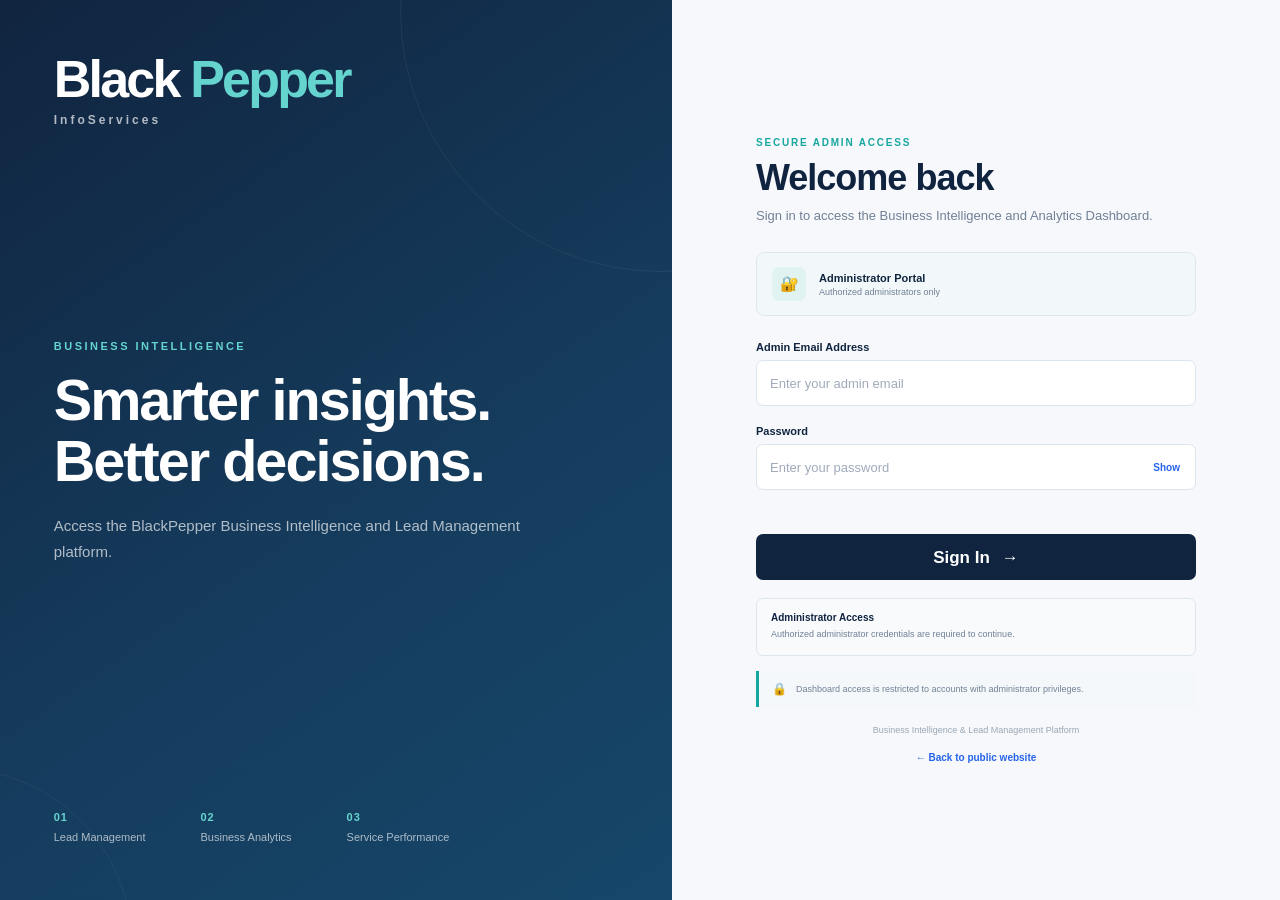
<file: login.html>
<!DOCTYPE html>
<html lang="en">

<head>

    <meta charset="UTF-8">

    <meta
        name="viewport"
        content="width=device-width, initial-scale=1.0"
    >

    <title>BlackPepper | Admin Login</title>

    <link
        rel="stylesheet"
        href="login.css"
    >

    <script src="https://js.hcaptcha.com/1/api.js" async defer></script>

</head>


<body>

<div class="login-page">


    <!-- =========================================
         LEFT PANEL
    ========================================== -->

    <section class="login-left">


        <!-- BlackPepper Branding -->

        <div class="login-brand">

            <div class="login-brand-name">

                <span class="brand-black">
                    Black
                </span>

                <span class="brand-blue">
                    Pepper
                </span>

            </div>

            <div class="login-brand-subtitle">
                InfoServices
            </div>

        </div>



        <!-- Introduction -->

        <div class="login-intro">

            <span>
                BUSINESS INTELLIGENCE
            </span>

            <h1>
                Smarter insights.<br>
                Better decisions.
            </h1>

            <p>
                Access the BlackPepper Business Intelligence
                and Lead Management platform.
            </p>

        </div>



        <!-- Features -->

        <div class="login-features">


            <div>

                <strong>
                    01
                </strong>

                <span>
                    Lead Management
                </span>

            </div>


            <div>

                <strong>
                    02
                </strong>

                <span>
                    Business Analytics
                </span>

            </div>


            <div>

                <strong>
                    03
                </strong>

                <span>
                    Service Performance
                </span>

            </div>


        </div>

    </section>



    <!-- =========================================
         RIGHT PANEL
    ========================================== -->

    <section class="login-right">

        <div class="login-box">


            <!-- =================================
                 MOBILE BRAND
            ================================== -->

            <div class="mobile-brand">

                <div class="mobile-brand-name">

                    <span class="brand-black">
                        Black
                    </span>

                    <span class="brand-blue">
                        Pepper
                    </span>

                </div>

                <div class="mobile-brand-subtitle">
                    InfoServices
                </div>

            </div>



            <!-- =================================
                 LOGIN HEADING
            ================================== -->

            <span class="login-label">
                SECURE ADMIN ACCESS
            </span>

            <h1>
                Welcome back
            </h1>

            <p class="login-subtitle">
                Sign in to access the Business Intelligence
                and Analytics Dashboard.
            </p>



            <!-- =================================
                 ADMIN ACCESS NOTICE
            ================================== -->

            <div class="admin-access">


                <div class="admin-icon">
                    🔐
                </div>


                <div>

                    <strong>
                        Administrator Portal
                    </strong>

                    <small>
                        Authorized administrators only
                    </small>

                </div>


            </div>



            <!-- =================================
                 LOGIN FORM
            ================================== -->

            <form id="loginForm">


                <!-- Email -->

                <div class="form-group">

                    <label for="email">
                        Admin Email Address
                    </label>

                    <input
                        type="email"
                        id="email"
                        name="email"
                        placeholder="Enter your admin email"
                        autocomplete="username"
                        required
                    >

                </div>



                <!-- Password -->

                <div class="form-group">

                    <div class="password-label">

                        <label for="password">
                            Password
                        </label>

                    </div>


                    <div class="password-wrapper">

                        <input
                            type="password"
                            id="password"
                            name="password"
                            placeholder="Enter your password"
                            autocomplete="current-password"
                            required
                        >


                        <button
                            type="button"
                            id="togglePassword"
                            aria-label="Show or hide password"
                        >
                            Show
                        </button>

                    </div>

                </div>



                <!-- CAPTCHA -->

                <div class="form-group">

                    <div
                        class="h-captcha"
                        data-sitekey="1ae6472e-1c6c-4066-bae4-50de47b07b5e"
                    ></div>

                </div>



                <!-- Error Message -->

                <div
                    id="loginError"
                    class="login-error"
                    role="alert"
                ></div>



                <!-- Sign In -->

                <button
                    type="submit"
                    class="login-btn"
                >

                    <span>
                        Sign In
                    </span>

                    <span>
                        →
                    </span>

                </button>


            </form>



            <!-- =================================
                 LOGIN INFORMATION
            ================================== -->

            <div class="demo-credentials">

                <strong>
                    Administrator Access
                </strong>

                <p>
                    Authorized administrator credentials
                    are required to continue.
                </p>

            </div>



            <!-- =================================
                 SECURITY NOTE
            ================================== -->

            <div class="security-note">

                <span>
                    🔒
                </span>

                <p>
                    Dashboard access is restricted to
                    accounts with administrator privileges.
                </p>

            </div>



            <!-- =================================
                 FOOTNOTE
            ================================== -->

            <p class="prototype-note">
                Business Intelligence & Lead Management Platform
            </p>



            <!-- =================================
                 BACK TO WEBSITE
            ================================== -->

            <a
                href="index.html"
                class="back-to-website"
            >
                ← Back to public website
            </a>


        </div>

    </section>

</div>



<!-- =========================================
     JAVASCRIPT
========================================== -->

<script src="login.js"></script>

</body>

</html>
</file>
<file: style.css>
/* =========================================================
   BLACKPEPPER INFOSERVICES
   Professional Blue / Cyan Corporate Theme
   ========================================================= */


/* ================= VARIABLES ================= */

:root {

    --primary: #0099c7;
    --primary-dark: #007fa8;
    --primary-light: #20b8df;

    --navy: #07151d;
    --dark: #0b202a;
    --dark-card: #102d39;

    --white: #ffffff;
    --off-white: #f7fafc;

    --text: #17232b;
    --muted: #697780;

    --border: #dfe8ed;

    --shadow:
        0 18px 50px rgba(5, 30, 42, 0.10);

    --shadow-hover:
        0 25px 60px rgba(0, 130, 170, 0.17);

    --radius: 14px;

    --transition: 0.35s ease;
}


/* ================= RESET ================= */

* {
    margin: 0;
    padding: 0;
    box-sizing: border-box;
}

html {
    scroll-behavior: smooth;
}

body {

    font-family: "Inter", sans-serif;

    color: var(--text);

    background: var(--white);

    line-height: 1.6;

    overflow-x: hidden;
}

button,
input,
textarea {
    font-family: inherit;
}

button {
    cursor: pointer;
}

a {
    text-decoration: none;
    color: inherit;
}

img {
    max-width: 100%;
}


/* ================= CONTAINER ================= */

.container {

    width: min(1180px, 92%);

    margin: auto;
}


/* ================= SCROLL PROGRESS ================= */

.scroll-progress {

    position: fixed;

    top: 0;
    left: 0;

    width: 100%;

    height: 3px;

    z-index: 9999;

    background: transparent;
}

.scroll-progress span {

    display: block;

    width: 0%;

    height: 100%;

    background:
        linear-gradient(
            90deg,
            var(--primary),
            var(--primary-light)
        );
}


/* ================= NAVBAR ================= */

.navbar {

    position: fixed;

    top: 0;
    left: 0;

    width: 100%;

    z-index: 1000;

    background: rgba(255,255,255,0.96);

    backdrop-filter: blur(12px);

    border-bottom: 1px solid rgba(0,0,0,0.05);

    transition: var(--transition);
}

.nav-container {

    min-height: 78px;

    display: flex;

    align-items: center;

    justify-content: space-between;
}


/* Brand */

.brand {

    display: flex;

    flex-direction: column;

    font-family: "Manrope", sans-serif;

    font-size: 22px;

    font-weight: 800;

    line-height: 1;

    letter-spacing: -0.7px;
}

.brand-black {
    color: #111;
}

.brand-blue {
    color: var(--primary);
}

.brand small {

    font-size: 9px;

    color: #333;

    letter-spacing: 1px;

    margin-top: 4px;

    text-align: center;

    font-weight: 700;
}


/* Navigation */

.nav-menu {

    display: flex;

    align-items: center;

    gap: 25px;
}

.nav-link {

    position: relative;

    font-size: 13px;

    font-weight: 500;

    color: #27343b;

    transition: var(--transition);
}

.nav-link::after {

    content: "";

    position: absolute;

    bottom: -28px;

    left: 50%;

    width: 0;

    height: 3px;

    transform: translateX(-50%);

    background: var(--primary);

    transition: var(--transition);
}

.nav-link:hover,
.nav-link.active {

    color: var(--primary-dark);
}

.nav-link:hover {

    color: var(--primary-dark);
}

.nav-link.active::after {

    width: 28px;
    background: var(--primary-dark);
}


.nav-button {

    padding: 11px 18px;

    color: white;

    background: var(--primary-dark);

    border-radius: 5px;

    font-size: 12px;

    font-weight: 700;

    transition: var(--transition);
}

.nav-button:hover {

    background: var(--primary);

    transform: translateY(-2px);
}


/* Mobile menu */

.menu-toggle {

    display: none;

    border: none;

    background: transparent;

    font-size: 23px;

    color: var(--navy);
}


/* ================= HERO ================= */

.hero {

    position: relative;

    min-height: 690px;

    padding-top: 78px;

    display: flex;

    flex-direction: column;

    justify-content: center;

    overflow: hidden;

    color: var(--text);

    background: var(--white);
}


.hero-image {

    position: absolute;

    inset: 0;

    

    background-size: cover;

    background-position: center;

    opacity: 0;
}


.hero-overlay {

    position: absolute;

    inset: 0;

    background: transparent;
}


.hero-container {

    position: relative;

    z-index: 2;

    display: grid;

    grid-template-columns: 1fr 0.85fr;

    align-items: center;

    gap: 50px;

    padding-top: 60px;
}


.hero-content {

    max-width: 650px;
}


.eyebrow {

    display: inline-block;

    color: var(--primary-light);

    font-size: 12px;

    font-weight: 700;

    letter-spacing: 1.5px;

    margin-bottom: 20px;
}


.hero h1 {

    font-family: "Manrope", sans-serif;

    font-size: clamp(42px, 5vw, 68px);

    line-height: 1.03;

    letter-spacing: -2.5px;

    margin-bottom: 25px;
}

.hero h1 span {

    display: block;

    color: var(--primary-light);
}


.hero p {

    max-width: 600px;

    color: var(--muted);

    font-size: 16px;

    line-height: 1.8;

    margin-bottom: 32px;
}


/* Hero Buttons */

.hero-buttons {

    display: flex;

    gap: 14px;

    flex-wrap: wrap;
}

.btn {

    display: inline-flex;

    align-items: center;

    gap: 10px;

    padding: 14px 21px;

    border-radius: 4px;

    font-size: 13px;

    font-weight: 700;

    transition: var(--transition);
}

.btn-primary {

    background: var(--primary);

    color: white;
}

.btn-primary:hover {

    background: var(--primary-light);

    transform: translateY(-3px);
}

.btn-outline {

    color: white;

    border: 1px solid rgba(255,255,255,0.6);
}

.btn-outline:hover {

    border-color: var(--primary-light);

    color: var(--primary-light);

    transform: translateY(-3px);
}


/* Hero Visual */

.hero-visual {

    min-height: 400px;

    position: relative;

    display: flex;

    justify-content: center;

    align-items: center;
}

.hero-orb {

    width: 245px;

    height: 245px;

    border-radius: 50%;

    display: flex;

    justify-content: center;

    align-items: center;

    border: 1px solid rgba(0,130,170,0.6);

    background:
        radial-gradient(
            circle,
            rgba(0,153,199,0.65) 0%,
            rgba(32,184,223,0.12) 45%,
            rgba(255,255,255,0.0) 100%
        );

    box-shadow:
        0 0 120px rgba(0,153,199,0.32);

    animation: floating 5s ease-in-out infinite;
}

.hero-orb span {

    font-family: "Manrope";

    font-size: 70px;

    font-weight: 800;

    color: var(--primary);

    letter-spacing: -5px;
}


.floating-card {

    position: absolute;

    display: flex;

    align-items: center;

    gap: 12px;

    padding: 14px 18px;

    min-width: 170px;

    background: var(--dark-card);

    border: 1px solid rgba(0,0,0,0.12);

    border-radius: 10px;

    backdrop-filter: blur(6px);

    box-shadow: 0 18px 45px rgba(5,30,42,0.12);

    transition: var(--transition);

    color: var(--white);
}

.floating-card:hover {

    transform: translateY(-7px);

    border-color: var(--primary-dark);

    box-shadow: 0 24px 60px rgba(5,30,42,0.18);
}

.floating-card i {

    color: var(--primary-light);

    font-size: 20px;
}

.floating-card strong {

    display: block;

    font-size: 13px;
}

.floating-card small {

    display: block;

    color: var(--off-white);

    font-size: 10px;
}

.card-one {

    top: 45px;

    right: 15px;
}

.card-two {

    bottom: 65px;

    left: 10px;
}

.card-three {

    bottom: 10px;

    right: 45px;
}


/* Hero stats */

.hero-stats {

    position: relative;

    z-index: 3;

    display: grid;

    grid-template-columns: repeat(4, 1fr);

    border-top: 1px solid rgba(255,255,255,0.15);

    margin-top: 45px;
}

.hero-stat {

    display: flex;

    align-items: center;

    gap: 14px;

    padding: 22px 20px;

    border-right: 1px solid rgba(255,255,255,0.15);
}

.hero-stat:last-child {
    border-right: none;
}

.hero-stat i {

    color: var(--primary-light);

    font-size: 21px;
}

.hero-stat strong {

    display: block;

    font-family: "Manrope";

    font-size: 21px;
}

.hero-stat span {

    display: block;

    color: #aebdc3;

    font-size: 10px;
}


/* ================= GENERAL SECTIONS ================= */

.section {

    padding: 105px 0;
}

.section-heading {

    margin-bottom: 60px;
}

.section-heading.centered {

    text-align: center;
}

.section-label {

    display: inline-block;

    color: var(--primary);

    font-size: 11px;

    font-weight: 800;

    letter-spacing: 1.5px;

    margin-bottom: 10px;
}

.section-heading h2 {

    font-family: "Manrope";

    font-size: clamp(31px, 4vw, 45px);

    line-height: 1.15;

    letter-spacing: -1.5px;

    color: var(--navy);
}

.section-heading h2 span {

    color: var(--primary);
}

.section-heading p {

    max-width: 650px;

    margin: 18px auto 0;

    color: var(--muted);

    font-size: 14px;
}

.heading-line {

    position: relative;

    width: 50px;

    height: 3px;

    margin: 18px auto 0;

    background: var(--primary);
}

.heading-line::after {

    content: "";

    position: absolute;

    left: 18px;

    top: -3px;

    width: 10px;

    height: 9px;

    border-radius: 50%;

    background: var(--primary-light);
}


/* ================= ABOUT ================= */

.about-section {

    background: white;
}

.about-grid {

    display: grid;

    grid-template-columns: 0.9fr 1.1fr;

    gap: 70px;

    align-items: center;
}

.about-text .large-text {

    font-size: 19px;

    font-weight: 600;

    line-height: 1.7;

    color: var(--navy);

    margin-bottom: 22px;
}

.about-text p {

    color: var(--muted);

    margin-bottom: 18px;

    font-size: 14px;
}

.text-button {

    display: inline-flex;

    align-items: center;

    gap: 9px;

    color: var(--primary);

    font-size: 13px;

    font-weight: 700;

    margin-top: 10px;

    transition: var(--transition);
}

.text-button:hover {

    gap: 14px;
}


.about-cards {

    display: grid;

    grid-template-columns: repeat(3, 1fr);

    gap: 14px;
}

.about-card {

    padding: 28px 22px;

    border: 1px solid var(--border);

    border-radius: 9px;

    background: white;

    transition: var(--transition);
}

.about-card:hover {

    transform: translateY(-7px);

    border-color: rgba(0,153,199,0.3);

    box-shadow: var(--shadow);
}

.about-icon {

    width: 48px;

    height: 48px;

    display: flex;

    align-items: center;

    justify-content: center;

    border-radius: 50%;

    background: #e9f8fc;

    color: var(--primary);

    margin-bottom: 20px;
}

.about-card h3 {

    font-family: "Manrope";

    font-size: 15px;

    margin-bottom: 10px;
}

.about-card p {

    font-size: 12px;

    color: var(--muted);

    line-height: 1.7;
}


/* ================= SERVICES ================= */

.services-section {

    background: var(--off-white);
}

.services-grid {

    display: grid;

    grid-template-columns: repeat(3, 1fr);

    gap: 18px;
}

.service-card {

    position: relative;

    padding: 30px;

    min-height: 270px;

    background: white;

    border: 1px solid var(--border);

    border-radius: var(--radius);

    overflow: hidden;

    transition: var(--transition);
}

.service-card::before {

    content: "";

    position: absolute;

    top: 0;
    left: 0;

    width: 100%;

    height: 3px;

    background: var(--primary);

    transform: scaleX(0);

    transform-origin: left;

    transition: var(--transition);
}

.service-card:hover {

    transform: translateY(-8px);

    box-shadow: var(--shadow-hover);

    border-color: rgba(0,153,199,0.25);
}

.service-card:hover::before {

    transform: scaleX(1);
}

.service-icon {

    width: 55px;

    height: 55px;

    display: flex;

    align-items: center;

    justify-content: center;

    border-radius: 10px;

    color: var(--primary);

    background: #eaf8fc;

    font-size: 22px;

    margin-bottom: 22px;

    transition: var(--transition);
}

.service-card:hover .service-icon {

    background: var(--primary);

    color: white;

    transform: rotate(-5deg) scale(1.08);
}

.service-card h3 {

    font-family: "Manrope";

    font-size: 16px;

    line-height: 1.35;

    margin-bottom: 11px;
}

.service-card p {

    color: var(--muted);

    font-size: 12px;

    line-height: 1.7;

    margin-bottom: 20px;
}

.service-link {

    border: none;

    background: transparent;

    color: var(--primary);

    font-size: 11px;

    font-weight: 800;

    display: flex;

    gap: 8px;

    align-items: center;

    transition: var(--transition);
}

.service-card:hover .service-link {

    gap: 13px;
}


/* ================= S.M.A.C ================= */

.smac-section {

    background:
        linear-gradient(
            180deg,
            #e8f9ff 0%,
            #d7f0fb 50%,
            #cdeaf8 100%
        );

    color: var(--text);
}

.section-heading.light h2 {

    color: var(--text);
}

.smac-layout {

    display: grid;

    grid-template-columns: 0.75fr 1.25fr;

    gap: 70px;

    align-items: center;
}

.smac-visual {

    display: flex;

    justify-content: center;
}

.smac-orbit {

    width: 280px;

    height: 280px;

    position: relative;

    border: 1px dashed rgba(0,130,170,0.25);

    border-radius: 50%;

    animation: spinSlow 18s linear infinite;
}

.orbit-center {

    position: absolute;

    top: 50%;
    left: 50%;

    width: 115px;

    height: 115px;

    transform: translate(-50%, -50%);

    border-radius: 50%;

    display: flex;

    justify-content: center;

    align-items: center;

    background: var(--primary);

    box-shadow: 0 0 40px rgba(0,153,199,0.18);

    font-family: "Manrope";

    font-weight: 800;

    font-size: 16px;
    color: var(--white);
}

.orbit-icon {

    position: absolute;

    width: 52px;

    height: 52px;

    border-radius: 50%;

    display: flex;

    align-items: center;

    justify-content: center;

    background: var(--white);

    color: var(--primary-dark);

    border: 1px solid rgba(0,130,170,0.25);

    animation: counterSpin 18s linear infinite;

    transition: var(--transition);
}

.orbit-icon:hover {

    background: var(--primary);

    color: white;

    transform: scale(1.15);
}

.orbit-1 { top: -25px; left: 50%; transform: translateX(-50%); }
.orbit-2 { right: -25px; top: 50%; transform: translateY(-50%); }
.orbit-3 { bottom: -25px; left: 50%; transform: translateX(-50%); }
.orbit-4 { left: -25px; top: 50%; transform: translateY(-50%); }


.smac-tabs {

    display: grid;

    grid-template-columns: repeat(4, 1fr);

    background: rgba(0,0,0,0.02);

    border: 1px solid rgba(0,0,0,0.06);
}

.smac-tab {

    padding: 17px 10px;

    border: none;

    color: var(--muted);

    background: transparent;

    font-weight: 700;

    transition: var(--transition);
}

.smac-tab:hover {

    color: var(--primary-dark);

    background: rgba(0,153,199,0.06);
}

.smac-tab.active {

    background: var(--primary);

    color: white;
}

.smac-panel {

    min-height: 240px;

    padding: 42px 35px;

    border: 1px solid var(--border);

    border-top: none;

    background: white;
}

.smac-panel > span {

    color: var(--primary);

    font-size: 12px;

    font-weight: 800;
}

.smac-panel h3 {

    font-family: "Manrope";

    font-size: 34px;

    margin-top: 8px;
    color: var(--text);
}

.smac-panel h4 {

    color: var(--primary-dark);

    margin: 8px 0 16px;

    font-size: 14px;
}

.smac-panel p {

    color: var(--muted);

    max-width: 600px;

    font-size: 14px;
}


/* ================= WHY ================= */

.why-section {

    background: white;
}

.why-grid {

    display: grid;

    grid-template-columns: repeat(4, 1fr);

    gap: 18px;
}

.why-card {

    position: relative;

    padding: 32px 25px;

    border: 1px solid var(--border);

    border-radius: 10px;

    transition: var(--transition);

    overflow: hidden;
}

.why-card:hover {

    transform: translateY(-8px);

    box-shadow: var(--shadow);

    border-color: var(--primary);
}

.why-card > span {

    position: absolute;

    right: 18px;
    top: 15px;

    font-family: "Manrope";

    color: #e3ebef;

    font-size: 35px;

    font-weight: 800;
}

.why-card i {

    color: var(--primary);

    font-size: 25px;

    margin-bottom: 22px;
}

.why-card h3 {

    font-family: "Manrope";

    font-size: 16px;

    margin-bottom: 10px;
}

.why-card p {

    color: var(--muted);

    font-size: 12px;
}


/* ================= PARTNERS ================= */

.partners-section {

    background: var(--off-white);
}

.partners-grid {

    display: grid;

    grid-template-columns: repeat(4, 1fr);

    gap: 16px;
}

.partner-card {

    min-height: 140px;

    border: 1px solid var(--border);

    border-radius: 10px;

    background: white;

    display: flex;

    flex-direction: column;

    align-items: center;

    justify-content: center;

    gap: 7px;

    transition: var(--transition);

    position: relative;

    overflow: hidden;
}

.partner-card::before {

    content: "";

    position: absolute;

    inset: 0;

    background:
        linear-gradient(
            135deg,
            rgba(0,153,199,0.10),
            rgba(32,184,223,0.03)
        );

    opacity: 0;

    transition: var(--transition);
}

.partner-card i {

    font-size: 32px;

    color: #63757e;

    transition: var(--transition);
}

.partner-card strong {

    font-family: "Manrope";

    font-size: 15px;

    position: relative;
}

.partner-card small {

    color: var(--muted);

    font-size: 10px;

    position: relative;
}


/* Partner hover */

.partner-card:hover {

    transform: translateY(-7px);

    border-color: rgba(0,153,199,0.35);

    box-shadow: var(--shadow);
}


/* Partner selected */

.partner-card.selected {

    transform: translateY(-8px) scale(1.02);

    border-color: var(--primary);

    box-shadow:
        0 15px 40px rgba(0,153,199,0.18);
}

.partner-card.selected::before {

    opacity: 1;
}

.partner-card.selected i {

    color: var(--primary);

    transform: scale(1.15);
}

.partner-message {

    text-align: center;

    margin-top: 22px;

    color: var(--primary-dark);

    font-size: 13px;

    min-height: 20px;
}


/* ================= PRODUCTS ================= */

.products-section {

    background: white;
}

.products-grid {

    display: grid;

    grid-template-columns: repeat(4, 1fr);

    gap: 18px;
}

.product-card {

    position: relative;

    padding: 35px 28px;

    border-radius: 12px;

    background: var(--navy);

    color: white;

    overflow: hidden;

    transition: var(--transition);
}

.product-card::after {

    content: "";

    position: absolute;

    width: 150px;

    height: 150px;

    border-radius: 50%;

    background: rgba(0,153,199,0.12);

    right: -60px;

    bottom: -70px;
}

.product-card:hover {

    transform: translateY(-9px);

    box-shadow: 0 25px 55px rgba(5,30,42,0.22);
}

.product-number {

    color: var(--primary-light);

    font-family: "Manrope";

    font-weight: 800;

    font-size: 12px;
}

.product-icon {

    margin: 25px 0 18px;

    width: 52px;

    height: 52px;

    border-radius: 9px;

    display: flex;

    align-items: center;

    justify-content: center;

    background: rgba(0,153,199,0.15);

    color: var(--primary-light);

    font-size: 21px;
}

.product-card h3 {

    font-family: "Manrope";

    font-size: 23px;

    margin-bottom: 10px;

    letter-spacing: -0.5px;
}

.product-card p {

    color: #b7c7cc;

    font-size: 12px;

    min-height: 80px;
}

.product-button {

    margin-top: 20px;

    background: transparent;

    color: var(--primary-light);

    border: none;

    font-size: 11px;

    font-weight: 800;

    display: flex;

    gap: 8px;

    transition: var(--transition);
}

.product-card:hover .product-button {

    gap: 13px;
}


/* ================= PROCESS ================= */

.process-section {

    background: var(--off-white);
}

.process-grid {

    display: grid;

    grid-template-columns: repeat(6, 1fr);

    gap: 15px;

    position: relative;

    z-index: 2;
}

.process-line {

    height: 1px;

    width: 82%;

    margin: 0 auto -55px;

    background: #c9d9df;
}

.process-step {

    text-align: center;
}

.process-icon {

    position: relative;

    z-index: 3;

    width: 75px;

    height: 75px;

    margin: auto;

    border-radius: 50%;

    display: flex;

    justify-content: center;

    align-items: center;

    background: white;

    border: 2px solid var(--primary);

    color: var(--primary);

    font-size: 22px;

    transition: var(--transition);
}

.process-step:hover .process-icon {

    background: var(--primary);

    color: white;

    transform:
        translateY(-7px)
        rotate(8deg);

    box-shadow:
        0 12px 30px rgba(0,153,199,0.25);
}

.process-step > span {

    display: block;

    color: var(--primary);

    font-size: 10px;

    font-weight: 800;

    margin-top: 15px;
}

.process-step h3 {

    font-family: "Manrope";

    font-size: 15px;

    margin: 5px 0;
}

.process-step p {

    color: var(--muted);

    font-size: 10px;

    padding: 0 4px;
}


/* ================= SKILLS ================= */

.skills-section {

    background: white;
}

.skills-wrapper {

    max-width: 900px;

    margin: auto;
}

.skill-row {

    display: grid;

    grid-template-columns: 180px 1fr 50px;

    align-items: center;

    gap: 25px;

    margin-bottom: 25px;
}

.skill-info strong {

    display: block;

    font-family: "Manrope";

    font-size: 14px;
}

.skill-info span {

    color: var(--muted);

    font-size: 10px;
}

.skill-row > strong {

    color: var(--primary);

    font-size: 12px;
}

.skill-bar {

    height: 8px;

    background: #e9f0f3;

    border-radius: 10px;

    overflow: hidden;
}

.skill-bar span {

    display: block;

    height: 100%;

    border-radius: inherit;

    background:
        linear-gradient(
            90deg,
            var(--primary-dark),
            var(--primary-light)
        );
}


/* ================= HIGHLIGHTS ================= */

.highlights-section {

    background: var(--off-white);
}

.testimonial-wrapper {

    max-width: 900px;

    margin: auto;

    display: flex;

    align-items: center;

    gap: 25px;
}

.testimonial-card {

    flex: 1;

    min-height: 250px;

    padding: 40px;

    background: white;

    border-radius: 12px;

    border: 1px solid var(--border);

    box-shadow: var(--shadow);

    text-align: center;

    transition: opacity 0.25s ease;
}

.quote-icon {

    color: var(--primary);

    font-size: 28px;

    margin-bottom: 20px;
}

.testimonial-card > p {

    font-family: "Manrope";

    font-size: 17px;

    line-height: 1.7;

    color: var(--navy);

    margin-bottom: 25px;
}

.testimonial-author {

    display: flex;

    justify-content: center;

    align-items: center;

    gap: 12px;
}

.author-avatar {

    width: 40px;

    height: 40px;

    display: flex;

    align-items: center;

    justify-content: center;

    border-radius: 50%;

    background: var(--primary);

    color: white;

    font-size: 11px;

    font-weight: 800;
}

.testimonial-author strong {

    display: block;

    font-size: 12px;
}

.testimonial-author span {

    display: block;

    color: var(--muted);

    font-size: 10px;
}

.carousel-btn {

    flex-shrink: 0;

    width: 45px;

    height: 45px;

    border-radius: 50%;

    border: 1px solid var(--border);

    background: white;

    color: var(--primary);

    transition: var(--transition);
}

.carousel-btn:hover {

    background: var(--primary);

    color: white;

    transform: scale(1.08);
}

.carousel-dots {

    display: flex;

    justify-content: center;

    gap: 7px;

    margin-top: 25px;
}

.carousel-dot {

    width: 7px;

    height: 7px;

    border: none;

    border-radius: 50%;

    background: #c9d6db;

    transition: var(--transition);
}

.carousel-dot.active {

    width: 23px;

    border-radius: 10px;

    background: var(--primary);
}


/* ================= CONTACT ================= */

.contact-section {

    background: var(--navy);

    padding-bottom: 110px;
}

.contact-box {

    display: grid;

    grid-template-columns: 0.9fr 1.1fr;

    gap: 60px;

    padding: 65px;

    border-radius: 16px;

    background:
        linear-gradient(
            135deg,
            #0b252f,
            #102f3b
        );

    border: 1px solid rgba(255,255,255,0.08);
}

.contact-info .section-label {

    color: var(--primary-light);
}

.contact-info h2 {

    color: white;

    font-family: "Manrope";

    font-size: clamp(32px, 4vw, 45px);

    line-height: 1.1;

    letter-spacing: -1.5px;

    margin-bottom: 20px;
}

.contact-info h2 span {

    display: block;

    color: var(--primary-light);
}

.contact-info > p {

    color: #b9c8cd;

    font-size: 13px;

    max-width: 470px;

    margin-bottom: 35px;
}

.contact-details {

    display: grid;

    gap: 18px;
}

.contact-detail {

    display: flex;

    align-items: center;

    gap: 14px;
}

.contact-detail-icon {

    width: 43px;

    height: 43px;

    display: flex;

    justify-content: center;

    align-items: center;

    border-radius: 8px;

    background: rgba(0,153,199,0.14);

    color: var(--primary-light);
}

.contact-detail span {

    display: block;

    color: #91a6ad;

    font-size: 9px;

    text-transform: uppercase;

    letter-spacing: 1px;
}

.contact-detail a,
.contact-detail strong {

    color: white;

    font-size: 12px;

    font-weight: 600;
}

.contact-detail a:hover {

    color: var(--primary-light);
}


/* Form */

.contact-form {

    padding: 35px;

    background: white;

    border-radius: 12px;

    box-shadow: 0 25px 70px rgba(0,0,0,0.15);
}

.form-row {

    display: grid;

    grid-template-columns: 1fr 1fr;

    gap: 15px;
}

.form-group {

    margin-bottom: 17px;
}

.form-group label {

    display: block;

    font-size: 11px;

    font-weight: 700;

    margin-bottom: 7px;

    color: var(--navy);
}

.form-group input,
.form-group textarea {

    width: 100%;

    padding: 13px 14px;

    border: 1px solid var(--border);

    border-radius: 6px;

    outline: none;

    font-size: 12px;

    color: var(--text);

    transition: var(--transition);

    background: #fbfdfe;
}

.form-group textarea {

    resize: vertical;

    min-height: 110px;
}

.form-group input:focus,
.form-group textarea:focus {

    border-color: var(--primary);

    background: white;

    box-shadow:
        0 0 0 3px rgba(0,153,199,0.08);
}

.form-group.invalid input,
.form-group.invalid textarea {

    border-color: #dc5a5a;
}

.error-message {

    display: block;

    color: #d34c4c;

    font-size: 9px;

    min-height: 14px;

    margin-top: 4px;
}

.form-submit {

    width: 100%;

    padding: 14px;

    border: none;

    border-radius: 5px;

    background: var(--primary);

    color: white;

    font-size: 12px;

    font-weight: 800;

    display: flex;

    align-items: center;

    justify-content: center;

    gap: 9px;

    transition: var(--transition);
}

.form-submit:hover {

    background: var(--primary-dark);

    transform: translateY(-2px);
}

.form-success {

    display: none;

    margin-top: 15px;

    padding: 12px;

    border-radius: 6px;

    background: #e9f9f0;

    color: #16834c;

    font-size: 11px;

    align-items: center;

    gap: 8px;
}

.form-success.show {

    display: flex;

    animation: successPop 0.4s ease;
}


/* ================= FOOTER ================= */

.footer {

    background: #041118;

    color: white;
}

.footer-main {

    display: grid;

    grid-template-columns: 2fr 1fr 1fr;

    gap: 80px;

    padding: 65px 0;
}

.footer-logo {

    font-family: "Manrope";

    font-size: 23px;

    font-weight: 800;
}

.footer-logo span {

    color: var(--primary-light);
}

.footer-brand p {

    max-width: 300px;

    color: #8da1a8;

    font-size: 12px;

    margin-top: 12px;
}

.footer-links {

    display: flex;

    flex-direction: column;

    gap: 9px;
}

.footer-links h4 {

    color: white;

    font-size: 12px;

    margin-bottom: 8px;
}

.footer-links a {

    color: #81959c;

    font-size: 11px;

    transition: var(--transition);
}

.footer-links a:hover {

    color: var(--primary-light);

    transform: translateX(3px);
}

.footer-bottom {

    padding: 20px 0;

    border-top: 1px solid rgba(255,255,255,0.08);

    display: flex;

    justify-content: space-between;

    gap: 20px;

    color: #73878e;

    font-size: 9px;
}

.prototype-note {

    color: #7d949b;
}


/* ================= MODALS ================= */

.modal {

    position: fixed;

    inset: 0;

    z-index: 5000;

    display: flex;

    align-items: center;

    justify-content: center;

    padding: 20px;

    background: rgba(3,15,20,0.78);

    backdrop-filter: blur(7px);

    opacity: 0;

    visibility: hidden;

    transition: var(--transition);
}

.modal.show {

    opacity: 1;

    visibility: visible;
}

.modal-content {

    position: relative;

    width: min(560px, 100%);

    padding: 45px;

    border-radius: 14px;

    background: white;

    transform: translateY(25px) scale(0.97);

    transition: var(--transition);
}

.modal.show .modal-content {

    transform: translateY(0) scale(1);
}

.modal-close {

    position: absolute;

    top: 18px;
    right: 18px;

    width: 35px;
    height: 35px;

    border: none;

    border-radius: 50%;

    background: #edf4f6;

    color: var(--navy);

    transition: var(--transition);
}

.modal-close:hover {

    background: var(--primary);

    color: white;
}

.modal-icon {

    width: 58px;
    height: 58px;

    display: flex;

    justify-content: center;

    align-items: center;

    border-radius: 10px;

    color: var(--primary);

    background: #eaf8fc;

    font-size: 24px;

    margin-bottom: 20px;
}

.modal-label {

    color: var(--primary);

    font-size: 10px;

    font-weight: 800;

    letter-spacing: 1.3px;
}

.modal-content h2 {

    font-family: "Manrope";

    font-size: 30px;

    margin: 8px 0 13px;
}

.modal-content > p {

    color: var(--muted);

    font-size: 13px;

    line-height: 1.8;
}

.modal-feature-list {

    margin: 20px 0;

    display: grid;

    gap: 10px;
}

.modal-feature {

    padding: 11px;

    border-radius: 6px;

    background: #f5fafb;

    color: #41525a;

    font-size: 11px;
}

.modal-feature i {

    color: var(--primary);

    margin-right: 8px;
}

.modal-cta {

    display: inline-flex;

    align-items: center;

    gap: 9px;

    padding: 12px 17px;

    border-radius: 5px;

    background: var(--primary);

    color: white;

    font-size: 11px;

    font-weight: 800;

    margin-top: 10px;
}


/* ================= ANIMATIONS ================= */

@keyframes floating {

    0%,100% {
        transform: translateY(0);
    }

    50% {
        transform: translateY(-14px);
    }
}

@keyframes spinSlow {

    from {
        transform: rotate(0);
    }

    to {
        transform: rotate(360deg);
    }
}

@keyframes counterSpin {

    from {
        transform: rotate(0);
    }

    to {
        transform: rotate(-360deg);
    }
}

@keyframes successPop {

    from {
        opacity: 0;
        transform: translateY(5px);
    }

    to {
        opacity: 1;
        transform: translateY(0);
    }
}


/* ================= RESPONSIVE ================= */

@media (max-width: 1050px) {

    .nav-menu {
        gap: 15px;
    }

    .nav-link {
        font-size: 11px;
    }

    .hero-container {
        grid-template-columns: 1fr 0.8fr;
    }

    .services-grid {
        grid-template-columns: repeat(2, 1fr);
    }

    .why-grid {
        grid-template-columns: repeat(2, 1fr);
    }

    .products-grid {
        grid-template-columns: repeat(2, 1fr);
    }

    .partners-grid {
        grid-template-columns: repeat(4, 1fr);
    }

}


/* Tablet */

@media (max-width: 800px) {

    .menu-toggle {
        display: block;
    }

    .nav-menu {

        position: absolute;

        top: 78px;

        left: 0;

        width: 100%;

        background: white;

        padding: 25px;

        flex-direction: column;

        align-items: flex-start;

        gap: 18px;

        box-shadow: var(--shadow);

        transform: translateY(-20px);

        opacity: 0;

        visibility: hidden;

        transition: var(--transition);
    }

    .nav-menu.open {

        transform: translateY(0);

        opacity: 1;

        visibility: visible;
    }

    .nav-link::after {
        display: none;
    }

    .nav-button {
        width: 100%;

        text-align: center;
    }

    .hero {
        min-height: auto;

        padding-bottom: 50px;
    }

    .hero-container {

        grid-template-columns: 1fr;

        padding-top: 80px;
    }

    .hero-visual {

        min-height: 300px;
    }

    .hero-stats {

        grid-template-columns: repeat(2,1fr);
    }

    .hero-stat:nth-child(2) {
        border-right: none;
    }

    .about-grid {

        grid-template-columns: 1fr;

        gap: 40px;
    }

    .smac-layout {

        grid-template-columns: 1fr;
    }

    .process-grid {

        grid-template-columns: repeat(3,1fr);

        gap: 35px;
    }

    .process-line {
        display: none;
    }

    .contact-box {

        grid-template-columns: 1fr;

        padding: 40px;
    }

    .footer-main {

        grid-template-columns: 1fr 1fr;
    }

}


/* Mobile */

@media (max-width: 560px) {

    .section {
        padding: 75px 0;
    }

    .hero h1 {
        font-size: 43px;
    }

    .hero p {
        font-size: 14px;
    }

    .hero-visual {
        min-height: 260px;
    }

    .hero-orb {
        width: 180px;
        height: 180px;
    }

    .hero-orb span {
        font-size: 50px;
    }

    .floating-card {
        transform: scale(0.82);
    }

    .card-one {
        right: -10px;
    }

    .card-two {
        left: -15px;
    }

    .hero-stats {

        grid-template-columns: 1fr 1fr;
    }

    .hero-stat {
        padding: 17px 10px;
    }

    .about-cards {

        grid-template-columns: 1fr;
    }

    .services-grid {

        grid-template-columns: 1fr;
    }

    .why-grid {

        grid-template-columns: 1fr;
    }

    .partners-grid {

        grid-template-columns: repeat(2,1fr);
    }

    .products-grid {

        grid-template-columns: 1fr;
    }

    .process-grid {

        grid-template-columns: repeat(2,1fr);
    }

    .smac-tabs {

        grid-template-columns: repeat(2,1fr);
    }

    .skill-row {

        grid-template-columns: 1fr;

        gap: 8px;
    }

    .skill-row > strong {
        display: none;
    }

    .testimonial-wrapper {

        gap: 8px;
    }

    .testimonial-card {

        padding: 28px 18px;
    }

    .testimonial-card > p {

        font-size: 14px;
    }

    .carousel-btn {

        width: 38px;

        height: 38px;
    }

    .form-row {

        grid-template-columns: 1fr;
    }

    .contact-box {

        padding: 25px;
    }

    .contact-form {

        padding: 25px 18px;
    }

    .footer-main {

        grid-template-columns: 1fr;

        gap: 35px;
    }

    .footer-bottom {

        flex-direction: column;
    }

}


/* Reduced motion */

@media (prefers-reduced-motion: reduce) {

    *,
    *::before,
    *::after {

        animation-duration: 0.01ms !important;

        animation-iteration-count: 1 !important;

        scroll-behavior: auto !important;

        transition-duration: 0.01ms !important;
    }
}

/* Ensure hero text and outline buttons are readable on white background */
.hero h1,
.hero h2,
.hero h3,
.hero .eyebrow {

    color: var(--text);

}

.hero .btn-outline {

    color: var(--text);

    border: 1px solid var(--border);

}

/* Service search */
.service-search {

    margin: 24px 0 18px;

    display: flex;

    flex-direction: column;

    gap: 6px;

}

.service-search input[type="search"] {

    width: 100%;

    padding: 12px 14px;

    border-radius: 8px;

    border: 1px solid var(--border);

    font-size: 14px;

    outline: none;

    transition: var(--transition);

}

.service-search input[type="search"]:focus {

    box-shadow: 0 6px 24px rgba(0,153,199,0.08);

    border-color: var(--primary-light);

}

.service-search .search-hint {

    color: var(--muted);

    font-size: 12px;

}

/* FAQ section */
.faq-section {

    background: transparent;

}

.faq-grid {

    margin-top: 18px;

    display: grid;

    grid-template-columns: repeat(2, 1fr);

    gap: 18px;

}

.faq-item {

    border: 1px solid var(--border);

    border-radius: 10px;

    overflow: hidden;

    background: white;

}

.faq-question {

    width: 100%;

    text-align: left;

    padding: 16px 18px;

    background: transparent;

    border: none;

    font-weight: 700;

    color: var(--text);

    cursor: pointer;

}

.faq-answer {

    padding: 14px 18px 20px;

    color: var(--muted);

    display: none;

    font-size: 14px;

    line-height: 1.6;

}

.faq-item.open .faq-answer {

    display: block;

}

.faq-item.open .faq-question {

    background: rgba(0,153,199,0.04);

}
</file>
<file: dashboard.css>
/* =====================================================
   BLACKPEPPER BUSINESS INTELLIGENCE DASHBOARD
   ===================================================== */

* {
    margin: 0;
    padding: 0;
    box-sizing: border-box;
}

html {
    scroll-behavior: smooth;
}

body {
    font-family: Arial, Helvetica, sans-serif;
    background: #f5f8fc;
    color: #16233a;
}


/* =====================================================
   VARIABLES
   ===================================================== */

:root {
    --navy: #10243f;
    --blue: #1769aa;
    --teal: #16a6a0;
    --light-blue: #eaf4fb;

    --text: #16233a;
    --muted: #718096;

    --border: #e1e8f0;

    --white: #ffffff;

    --shadow:
        0 8px 25px rgba(16, 36, 63, 0.07);
}


/* =====================================================
   SIDEBAR
   ===================================================== */

.sidebar {
    position: fixed;
    left: 0;
    top: 0;

    width: 250px;
    height: 100vh;

    background: var(--navy);

    color: white;

    display: flex;
    flex-direction: column;

    padding: 25px 18px;

    z-index: 1000;
}


/* BRAND */

.brand {
    display: flex;
    align-items: center;
    gap: 12px;

    padding: 8px 10px 30px;
}

.brand-logo {
    width: 43px;
    height: 43px;

    border-radius: 50%;

    display: flex;
    align-items: center;
    justify-content: center;

    background: white;
    color: var(--navy);

    font-weight: 800;
}

.brand h2 {
    font-size: 18px;
    margin-bottom: 3px;
}

.brand span {
    font-size: 10px;
    opacity: 0.65;
}


/* NAV */

.sidebar-nav {
    display: flex;
    flex-direction: column;
    gap: 7px;
}

.nav-link {
    text-decoration: none;

    color: rgba(255,255,255,0.68);

    padding: 13px 14px;

    border-radius: 8px;

    display: flex;
    align-items: center;
    gap: 13px;

    font-size: 14px;

    transition: 0.25s;
}

.nav-link span {
    width: 20px;
    text-align: center;
}

.nav-link:hover,
.nav-link.active {
    background: rgba(255,255,255,0.10);
    color: white;
}


/* SIDEBAR BOTTOM */

.sidebar-bottom {
    margin-top: auto;
}

.user-box {
    border-top: 1px solid rgba(255,255,255,0.1);

    padding: 18px 8px;

    display: flex;
    align-items: center;

    gap: 10px;
}

.user-avatar,
.top-avatar,
.client-avatar {
    border-radius: 50%;

    display: flex;
    align-items: center;
    justify-content: center;

    font-weight: 700;
}

.user-avatar {
    width: 35px;
    height: 35px;

    background: #1a719f;

    font-size: 13px;
}

.user-box strong {
    display: block;
    font-size: 13px;
}

.user-box span {
    display: block;
    font-size: 10px;
    color: rgba(255,255,255,0.55);

    margin-top: 3px;
}

.logout-btn {
    width: 100%;

    padding: 10px;

    background: transparent;

    border: 1px solid rgba(255,255,255,0.15);

    border-radius: 7px;

    color: rgba(255,255,255,0.65);

    cursor: pointer;
}


/* =====================================================
   MAIN CONTENT
   ===================================================== */

.main-content {
    margin-left: 250px;

    min-height: 100vh;

    padding: 0 40px 50px;
}


/* =====================================================
   TOPBAR
   ===================================================== */

.topbar {
    height: 90px;

    display: flex;
    align-items: center;
    justify-content: space-between;

    border-bottom: 1px solid var(--border);

    margin-bottom: 25px;
}

.topbar h1 {
    font-size: 25px;
    margin-bottom: 5px;
}

.topbar p {
    color: var(--muted);
    font-size: 13px;
}

.topbar-right {
    display: flex;
    align-items: center;
    gap: 15px;
}

.sample-badge {
    font-size: 10px;

    padding: 6px 10px;

    border-radius: 20px;

    background: #e8f6f5;

    color: #148783;

    font-weight: 700;

    letter-spacing: 0.5px;
}

.top-avatar {
    width: 38px;
    height: 38px;

    background: var(--navy);
    color: white;

    font-size: 13px;
}

.menu-btn {
    display: none;

    border: none;
    background: transparent;

    font-size: 24px;

    cursor: pointer;
}





/* =====================================================
   SECTIONS
   ===================================================== */

.dashboard-section {
    margin-bottom: 38px;
}

.section-heading {
    display: flex;

    align-items: center;
    justify-content: space-between;

    margin-bottom: 17px;
}

.eyebrow {
    color: var(--teal);

    font-size: 10px;

    font-weight: 800;

    letter-spacing: 1.2px;
}

.section-heading h2 {
    font-size: 20px;

    margin-top: 4px;
}

.date-label {
    color: var(--muted);

    font-size: 12px;
}


/* =====================================================
   KPI CARDS
   ===================================================== */

.kpi-grid {
    display: grid;

    grid-template-columns:
        repeat(4, 1fr);

    gap: 17px;
}

.kpi-card {
    background: white;

    border: 1px solid var(--border);

    border-radius: 11px;

    padding: 21px;

    box-shadow: var(--shadow);

    transition: 0.25s;
}

.kpi-card:hover {
    transform: translateY(-3px);

    box-shadow:
        0 12px 30px rgba(16,36,63,0.1);
}

.kpi-top {
    display: flex;

    justify-content: space-between;

    align-items: center;

    color: var(--muted);

    font-size: 12px;
}

.kpi-icon {
    width: 32px;
    height: 32px;

    border-radius: 7px;

    background: var(--light-blue);

    color: var(--blue);

    display: flex;
    align-items: center;
    justify-content: center;

    font-weight: bold;
}

.kpi-card h3 {
    font-size: 28px;

    margin: 17px 0 8px;

    color: var(--navy);
}

.positive {
    color: #168b7f;

    font-size: 11px;

    font-weight: 700;
}

.positive span {
    color: var(--muted);

    font-weight: normal;

    margin-left: 3px;
}


/* =====================================================
   CHART
   ===================================================== */

.chart-card {
    background: white;

    border: 1px solid var(--border);

    border-radius: 11px;

    padding: 25px;

    box-shadow: var(--shadow);
}

.chart-header {
    display: flex;

    align-items: center;
    justify-content: space-between;

    margin-bottom: 20px;
}

.chart-header h3 {
    font-size: 15px;
}

.chart-header p {
    color: var(--muted);

    font-size: 11px;

    margin-top: 4px;
}

.legend {
    display: flex;

    gap: 20px;

    font-size: 11px;

    color: var(--muted);
}

.legend span {
    display: flex;

    align-items: center;

    gap: 6px;
}

.legend-dot {
    width: 8px;
    height: 8px;

    border-radius: 50%;
}

.visitors {
    background: var(--blue);
}

.leads {
    background: var(--teal);
}

.chart {
    display: flex;

    height: 280px;
}

.y-axis {
    width: 45px;

    display: flex;
    flex-direction: column;

    justify-content: space-between;

    padding-bottom: 25px;

    color: #9aa8b8;

    font-size: 9px;
}

.chart-area {
    position: relative;

    flex: 1;

    margin-left: 8px;

    padding-bottom: 25px;
}

.grid-line {
    position: absolute;

    left: 0;
    right: 0;

    border-top: 1px dashed #e4eaf0;
}

.line-1 {
    top: 0;
}

.line-2 {
    top: 33%;
}

.line-3 {
    top: 66%;
}

.line-4 {
    bottom: 25px;
}

.chart-svg {
    position: absolute;

    left: 0;
    right: 0;

    top: 0;
    bottom: 25px;

    width: 100%;
    height: calc(100% - 25px);

    overflow: visible;
}

.visitor-line,
.lead-line {
    fill: none;

    stroke-width: 4;

    stroke-linecap: round;

    stroke-linejoin: round;
}

.visitor-line {
    stroke: var(--blue);
}

.lead-line {
    stroke: var(--teal);
}

.x-axis {
    position: absolute;

    bottom: 0;

    left: 0;
    right: 0;

    display: flex;

    justify-content: space-between;

    color: #9aa8b8;

    font-size: 9px;
}


/* =====================================================
   FUNNEL
   ===================================================== */

.funnel-card {
    background: white;

    border: 1px solid var(--border);

    border-radius: 11px;

    padding: 25px;

    box-shadow: var(--shadow);

    display: flex;

    align-items: center;

    justify-content: center;

    gap: 13px;
}

.funnel-step {
    text-align: center;

    min-width: 130px;
}

.funnel-number {
    font-size: 21px;

    font-weight: 800;

    color: var(--navy);

    margin-bottom: 8px;
}

.funnel-bar {
    height: 8px;

    border-radius: 20px;

    margin-bottom: 9px;
}

.visitors-bar {
    background: #1769aa;
    width: 100%;
}

.leads-bar {
    background: #2478b5;
    width: 70%;
    margin-left: auto;
    margin-right: auto;
}

.qualified-bar {
    background: #3090b2;
    width: 50%;
    margin-left: auto;
    margin-right: auto;
}

.proposal-bar {
    background: #21a49d;
    width: 35%;
    margin-left: auto;
    margin-right: auto;
}

.converted-bar {
    background: #168c86;
    width: 25%;
    margin-left: auto;
    margin-right: auto;
}

.funnel-step strong {
    font-size: 10px;

    color: var(--muted);
}

.funnel-arrow {
    color: #aab6c2;

    font-size: 20px;
}


/* =====================================================
   SERVICES
   ===================================================== */

.services-layout {
    display: grid;

    grid-template-columns: 1.5fr 0.8fr;

    gap: 18px;
}

.service-chart-card,
.service-insight {
    background: white;

    border: 1px solid var(--border);

    border-radius: 11px;

    padding: 25px;

    box-shadow: var(--shadow);
}

.service-chart-card h3 {
    font-size: 15px;

    margin-bottom: 22px;
}

.service-bars {
    display: flex;
    flex-direction: column;

    gap: 17px;
}

.service-label {
    display: flex;

    justify-content: space-between;

    margin-bottom: 7px;

    font-size: 11px;

    color: var(--muted);
}

.service-label strong {
    color: var(--navy);
}

.service-track {
    height: 7px;

    background: #edf1f5;

    border-radius: 20px;

    overflow: hidden;
}

.service-fill {
    height: 100%;

    background: var(--blue);

    border-radius: 20px;
}

.service-insight {
    background:
        linear-gradient(
            145deg,
            #10243f,
            #174a68
        );

    color: white;
}

.service-insight .eyebrow {
    color: #66d4ce;
}

.service-insight h3 {
    font-size: 25px;

    margin: 15px 0 10px;
}

.service-insight p {
    color: rgba(255,255,255,0.65);

    font-size: 12px;

    line-height: 1.6;
}

.insight-stat {
    margin: 25px 0;

    display: flex;
    flex-direction: column;
}

.insight-stat strong {
    font-size: 36px;
}

.insight-stat span {
    color: rgba(255,255,255,0.55);

    font-size: 11px;
}

.service-insight button {
    background: white;

    color: var(--navy);

    border: none;

    border-radius: 6px;

    padding: 10px 15px;

    cursor: pointer;

    font-weight: 700;

    font-size: 11px;
}


/* =====================================================
   TABLE
   ===================================================== */

.outline-btn {
    border: 1px solid var(--border);

    background: white;

    padding: 8px 13px;

    border-radius: 6px;

    font-size: 11px;

    color: var(--blue);

    cursor: pointer;
}

.table-card {
    background: white;

    border: 1px solid var(--border);

    border-radius: 11px;

    box-shadow: var(--shadow);

    overflow-x: auto;
}

table {
    width: 100%;

    border-collapse: collapse;

    min-width: 700px;
}

th {
    text-align: left;

    padding: 14px 18px;

    background: #f9fbfd;

    color: #7d8997;

    font-size: 10px;

    font-weight: 700;

    text-transform: uppercase;
}

td {
    padding: 15px 18px;

    border-top: 1px solid #edf1f5;

    font-size: 11px;

    color: #59697b;
}

.client {
    display: flex;

    align-items: center;

    gap: 9px;

    color: var(--navy);

    font-weight: 600;
}

.client-avatar {
    width: 28px;
    height: 28px;

    background: var(--light-blue);

    color: var(--blue);

    font-size: 10px;
}

.status {
    display: inline-block;

    padding: 5px 9px;

    border-radius: 20px;

    font-size: 9px;

    font-weight: 700;
}

.status.new {
    background: #e9f3fb;
    color: #1769aa;
}

.status.qualified {
    background: #e6f6f4;
    color: #168b84;
}

.status.contacted {
    background: #f1f3f7;
    color: #66768a;
}

.status.proposal {
    background: #eef0fb;
    color: #5c65a8;
}

.view-btn {
    border: none;

    background: transparent;

    color: var(--blue);

    font-size: 11px;

    cursor: pointer;

    font-weight: 700;
}


/* =====================================================
   FUTURE MODULES
   ===================================================== */

.future-card {
    background: white;

    border: 1px dashed #cbd7e3;

    border-radius: 11px;

    padding: 22px;

    display: flex;

    align-items: center;

    justify-content: space-between;
}

.future-card h2 {
    font-size: 17px;

    margin: 6px 0;
}

.future-card p {
    color: var(--muted);

    font-size: 11px;

    max-width: 650px;

    line-height: 1.6;
}

.coming-soon {
    background: #eef3f7;

    color: #718096;

    padding: 7px 12px;

    border-radius: 20px;

    font-size: 9px;

    font-weight: 700;
}


/* =====================================================
   FOOTER
   ===================================================== */

footer {
    border-top: 1px solid var(--border);

    padding-top: 20px;

    display: flex;

    justify-content: space-between;

    color: #8b98a7;

    font-size: 10px;
}


/* =====================================================
   MODAL
   ===================================================== */

.modal {
    position: fixed;

    inset: 0;

    background: rgba(10,25,42,0.6);

    display: none;

    align-items: center;
    justify-content: center;

    padding: 20px;

    z-index: 2000;
}

.modal.show {
    display: flex;
}

.modal-content {
    width: 100%;

    max-width: 420px;

    background: white;

    border-radius: 12px;

    padding: 30px;

    position: relative;

    box-shadow:
        0 25px 70px rgba(0,0,0,0.2);
}

.close-modal {
    position: absolute;

    top: 12px;
    right: 15px;

    border: none;

    background: transparent;

    font-size: 25px;

    color: #8b98a7;

    cursor: pointer;
}

.modal-content h2 {
    margin: 8px 0 25px;
}

.modal-details {
    display: grid;

    gap: 15px;
}

.modal-details div {
    background: #f7f9fb;

    padding: 12px;

    border-radius: 7px;
}

.modal-details span {
    display: block;

    color: var(--muted);

    font-size: 10px;

    margin-bottom: 4px;
}

.modal-details strong {
    font-size: 13px;
}

.modal-note {
    margin-top: 20px;

    color: var(--muted);

    font-size: 10px;

    line-height: 1.5;
}


/* =====================================================
   RESPONSIVE
   ===================================================== */

@media (max-width: 1100px) {

    .kpi-grid {
        grid-template-columns:
            repeat(2, 1fr);
    }

    .funnel-card {
        flex-wrap: wrap;
    }

    .services-layout {
        grid-template-columns: 1fr;
    }

}


@media (max-width: 800px) {

    .sidebar {
        transform: translateX(-100%);

        transition: 0.3s;
    }

    .sidebar.open {
        transform: translateX(0);
    }

    .main-content {
        margin-left: 0;

        padding: 0 20px 40px;
    }

    .menu-btn {
        display: block;

        margin-right: 15px;
    }

    .topbar {
        justify-content: flex-start;

        gap: 10px;
    }

    .topbar-right {
        margin-left: auto;
    }

    .topbar h1 {
        font-size: 20px;
    }

    .sample-badge {
        display: none;
    }

    .chart-header {
        flex-direction: column;

        align-items: flex-start;

        gap: 15px;
    }

    footer {
        flex-direction: column;

        gap: 8px;
    }

}


@media (max-width: 550px) {

    .kpi-grid {
        grid-template-columns: 1fr;
    }

    .topbar {
        height: 80px;
    }

    .top-avatar {
        display: none;
    }

    

    .funnel-card {
        flex-direction: column;
    }

    .funnel-arrow {
        transform: rotate(90deg);
    }

    .funnel-step {
        width: 100%;
    }

    .future-card {
        flex-direction: column;

        align-items: flex-start;

        gap: 15px;
    }

}
/* ================================
   WEBSITE ANALYTICS
================================ */

.analytics-kpi-grid {
    display: grid;
    grid-template-columns: repeat(4, 1fr);
    gap: 18px;
    margin-bottom: 24px;
}

.analytics-card {
    background: #ffffff;
    border: 1px solid rgba(23, 59, 102, 0.10);
    border-radius: 14px;
    padding: 22px;
}

.analytics-card span {
    display: block;
    font-size: 13px;
    color: #718096;
    margin-bottom: 8px;
}

.analytics-card h3 {
    margin: 0 0 5px;
    font-size: 27px;
    color: #173b66;
}

.analytics-card small {
    color: #94a3b8;
    font-size: 12px;
}

.analytics-layout {
    display: grid;
    grid-template-columns: 1fr 1fr;
    gap: 20px;
    margin-bottom: 20px;
}

.analytics-panel {
    background: #ffffff;
    border: 1px solid rgba(23, 59, 102, 0.10);
    border-radius: 14px;
    padding: 22px;
}

.panel-heading {
    margin-bottom: 20px;
}

.panel-heading h3 {
    margin: 4px 0 0;
    color: #173b66;
}

.traffic-list {
    display: flex;
    flex-direction: column;
    gap: 13px;
}

.traffic-row {
    display: flex;
    align-items: center;
    justify-content: space-between;
    gap: 15px;
}

.traffic-row span {
    color: #475569;
    font-size: 14px;
}

.traffic-row strong {
    color: #173b66;
    font-size: 14px;
}

.traffic-bar {
    height: 7px;
    background: #edf2f7;
    border-radius: 10px;
    overflow: hidden;
    margin-top: 6px;
}

.traffic-bar-fill {
    height: 100%;
    background: linear-gradient(
        90deg,
        #173b66,
        #159a9c
    );
    border-radius: inherit;
}

.device-list {
    display: flex;
    flex-direction: column;
    gap: 18px;
}

.device-row {
    display: grid;
    grid-template-columns: 90px 1fr 55px;
    align-items: center;
    gap: 12px;
}

.device-row span {
    font-size: 14px;
    color: #475569;
}

.device-row strong {
    font-size: 14px;
    color: #173b66;
    text-align: right;
}

.device-bar {
    height: 8px;
    background: #edf2f7;
    border-radius: 10px;
    overflow: hidden;
}

.device-fill {
    height: 100%;
    background: #159a9c;
    border-radius: inherit;
}

.visitor-type {
    display: flex;
    flex-direction: column;
    gap: 10px;
}

.visitor-stat {
    display: flex;
    justify-content: space-between;
    align-items: center;
}

.visitor-stat span {
    font-size: 14px;
    color: #475569;
}

.visitor-stat strong {
    color: #173b66;
}

.visitor-bar {
    height: 9px;
    background: #edf2f7;
    border-radius: 10px;
    overflow: hidden;
    margin-bottom: 10px;
}

.visitor-fill {
    height: 100%;
    background: linear-gradient(
        90deg,
        #173b66,
        #159a9c
    );
    border-radius: inherit;
}

@media (max-width: 1000px) {

    .analytics-kpi-grid {
        grid-template-columns: repeat(2, 1fr);
    }

    .analytics-layout {
        grid-template-columns: 1fr;
    }
}

@media (max-width: 600px) {

    .analytics-kpi-grid {
        grid-template-columns: 1fr;
    }

    .analytics-panel {
        padding: 17px;
    }

    .device-row {
        grid-template-columns: 75px 1fr 45px;
    }
}
/* ================================
   PROJECT DASHBOARD
================================ */

.project-panel {
    margin-bottom: 30px;
}

.project-heading {
    display: flex;
    align-items: center;
    justify-content: space-between;
    gap: 20px;
}

.project-count {
    font-size: 13px;
    color: #64748b;
    background: #f1f5f9;
    padding: 7px 12px;
    border-radius: 20px;
    white-space: nowrap;
}

.project-table-wrapper {
    width: 100%;
    overflow-x: auto;
}

.project-table {
    width: 100%;
    border-collapse: collapse;
    min-width: 700px;
}

.project-table th {
    text-align: left;
    padding: 13px 12px;
    font-size: 12px;
    font-weight: 700;
    color: #64748b;
    text-transform: uppercase;
    letter-spacing: 0.04em;
    border-bottom: 1px solid #e5e7eb;
}

.project-table td {
    padding: 16px 12px;
    font-size: 14px;
    color: #475569;
    border-bottom: 1px solid #eef2f7;
}

.project-table tbody tr:last-child td {
    border-bottom: none;
}

.project-table tbody tr:hover {
    background: #f8fafc;
}

.project-name {
    font-weight: 700;
    color: #173b66;
}

.project-client {
    font-weight: 600;
    color: #334155;
}

.project-progress {
    min-width: 130px;
}

.project-progress-top {
    display: flex;
    justify-content: space-between;
    align-items: center;
    margin-bottom: 6px;
}

.project-progress-top span {
    font-size: 12px;
    color: #64748b;
}

.project-progress-top strong {
    font-size: 12px;
    color: #173b66;
}

.project-progress-bar {
    width: 100%;
    height: 7px;
    background: #edf2f7;
    border-radius: 10px;
    overflow: hidden;
}

.project-progress-fill {
    height: 100%;
    background: linear-gradient(
        90deg,
        #173b66,
        #159a9c
    );
    border-radius: inherit;
}

.project-status {
    display: inline-flex;
    align-items: center;
    padding: 5px 10px;
    border-radius: 20px;
    font-size: 12px;
    font-weight: 600;
}

.project-status.on-track {
    background: #e7f7f4;
    color: #16847f;
}

.project-status.at-risk {
    background: #fff4df;
    color: #b7791f;
}

.project-status.completed {
    background: #edf2f7;
    color: #475569;
}

.project-status.in-progress {
    background: #eaf2ff;
    color: #2864b8;
}

@media (max-width: 700px) {

    .project-heading {
        align-items: flex-start;
        flex-direction: column;
    }

    .project-table {
        min-width: 650px;
    }
}
.projects-table th,
.projects-table td {
    padding: 11px 14px;
    font-size: 13px;
}

.projects-table {
    font-size: 13px;
}

.projects-table tbody tr {
    height: 48px;
}
.dashboard-brand {
    display: inline-flex;
    align-items: center;
    text-decoration: none;
    line-height: 1;
}

.dashboard-brand span {
    display: flex;
    flex-direction: column;
}

.dashboard-brand strong {
    font-family: "Manrope", sans-serif;
    font-size: 22px;
    font-weight: 800;
    letter-spacing: -0.8px;
}

.dashboard-brand .brand-black {
    color: #111827;
}

.dashboard-brand .brand-blue {
    color: #2563eb;
}

.dashboard-brand small {
    margin-top: 4px;
    font-family: "Inter", sans-serif;
    font-size: 9px;
    font-weight: 600;
    letter-spacing: 1.5px;
    color: #64748b;
}
</file>
<file: login.css>
/* =========================================================
   BLACKPEPPER ADMIN LOGIN
   ========================================================= */

* {
    margin: 0;
    padding: 0;
    box-sizing: border-box;
}

:root {
    --navy: #10243f;
    --navy-dark: #0b1b30;

    --blue: #2563eb;
    --blue-dark: #1769aa;

    --teal: #16a6a0;
    --teal-light: #66d4ce;

    --white: #ffffff;
    --light-bg: #f6f8fb;

    --text: #172033;
    --muted: #718096;

    --border: #dce4ec;

    --danger: #dc4c4c;
}


/* =========================================================
   BODY
   ========================================================= */

html,
body {
    width: 100%;
    min-height: 100%;
}

body {
    font-family: Arial, Helvetica, sans-serif;
    background: var(--light-bg);
    color: var(--text);
}


/* =========================================================
   MAIN LOGIN PAGE
   ========================================================= */

.login-page {
    width: 100%;
    min-height: 100vh;

    display: grid;
    grid-template-columns: 1.05fr 0.95fr;
}


/* =========================================================
   LEFT PANEL
   ========================================================= */

.login-left {
    position: relative;

    min-height: 100vh;

    padding: 55px 8%;

    background:
        linear-gradient(
            145deg,
            #10243f 0%,
            #153b5c 55%,
            #16476a 100%
        );

    color: #ffffff;

    display: flex;
    flex-direction: column;
    justify-content: space-between;

    overflow: hidden;
}


/* Decorative background circle */

.login-left::before {
    content: "";

    position: absolute;

    width: 520px;
    height: 520px;

    right: -250px;
    top: -250px;

    border-radius: 50%;

    border: 1px solid rgba(255, 255, 255, 0.06);

    pointer-events: none;
}


/* Decorative second circle */

.login-left::after {
    content: "";

    position: absolute;

    width: 350px;
    height: 350px;

    left: -220px;
    bottom: -220px;

    border-radius: 50%;

    border: 1px solid rgba(255, 255, 255, 0.05);

    pointer-events: none;
}


/* =========================================================
   BLACKPEPPER BRAND
   ========================================================= */

.login-brand {
    position: relative;
    z-index: 2;

    width: fit-content;
}


/* BlackPepper */

.login-brand-name {
    font-family: Arial, Helvetica, sans-serif;

    font-size: 52px;

    line-height: 0.95;

    font-weight: 800;

    letter-spacing: -2.8px;

    white-space: nowrap;
}


/* Black */

.login-brand-name .brand-black {
    color: #ffffff;
}


/* Pepper */

.login-brand-name .brand-blue {
    color: var(--teal-light);
}


/* InfoServices */

.login-brand-subtitle {
    margin-top: 10px;

    font-family: Arial, Helvetica, sans-serif;

    font-size: 12px;

    line-height: 1;

    font-weight: 600;

    letter-spacing: 3px;

    color: rgba(255, 255, 255, 0.68);
}


/* =========================================================
   LEFT INTRO
   ========================================================= */

.login-intro {
    position: relative;
    z-index: 2;

    max-width: 570px;

    margin-top: auto;
    margin-bottom: auto;
}


/* BUSINESS INTELLIGENCE */

.login-intro > span {
    display: inline-block;

    margin-bottom: 18px;

    font-size: 11px;

    font-weight: 800;

    letter-spacing: 2.5px;

    color: var(--teal-light);
}


/* Main heading */

.login-intro h1 {
    font-size: clamp(42px, 4.5vw, 68px);

    line-height: 1.05;

    letter-spacing: -2px;

    font-weight: 700;

    margin-bottom: 22px;

    color: #ffffff;
}


/* Description */

.login-intro p {
    max-width: 470px;

    font-size: 15px;

    line-height: 1.75;

    color: rgba(255, 255, 255, 0.67);
}


/* =========================================================
   LEFT FEATURES
   ========================================================= */

.login-features {
    position: relative;
    z-index: 2;

    display: flex;

    gap: 55px;

    padding-top: 35px;
}

.login-features > div {
    display: flex;
    flex-direction: column;

    gap: 7px;
}

.login-features strong {
    font-size: 11px;

    letter-spacing: 1px;

    color: var(--teal-light);
}

.login-features span {
    font-size: 11px;

    line-height: 1.4;

    color: rgba(255, 255, 255, 0.65);
}


/* =========================================================
   RIGHT PANEL
   ========================================================= */

.login-right {
    min-height: 100vh;

    display: flex;

    align-items: center;

    justify-content: center;

    padding: 50px 60px;

    background: var(--light-bg);
}


/* =========================================================
   LOGIN BOX
   ========================================================= */

.login-box {
    width: 100%;

    max-width: 440px;
}


/* =========================================================
   MOBILE BRAND
   ========================================================= */

.mobile-brand {
    display: none;
}


/* =========================================================
   LOGIN HEADING
   ========================================================= */

.login-label {
    display: block;

    margin-bottom: 10px;

    color: var(--teal);

    font-size: 10px;

    font-weight: 800;

    letter-spacing: 1.8px;
}

.login-box > h1 {
    font-size: 36px;

    line-height: 1.1;

    letter-spacing: -1px;

    color: var(--navy);

    margin-bottom: 9px;
}

.login-subtitle {
    color: var(--muted);

    font-size: 13px;

    line-height: 1.6;

    margin-bottom: 25px;
}


/* =========================================================
   ADMIN ACCESS BOX
   ========================================================= */

.admin-access {
    display: flex;

    align-items: center;

    gap: 13px;

    padding: 14px 15px;

    margin-bottom: 25px;

    border: 1px solid #dce8ef;

    border-radius: 8px;

    background: #f2f8fa;
}

.admin-icon {
    width: 34px;
    height: 34px;

    display: flex;

    align-items: center;
    justify-content: center;

    flex-shrink: 0;

    border-radius: 7px;

    background: #e1f3f1;

    font-size: 15px;
}

.admin-access strong {
    display: block;

    margin-bottom: 3px;

    font-size: 11px;

    font-weight: 700;

    color: var(--navy);
}

.admin-access small {
    display: block;

    font-size: 9px;

    color: var(--muted);
}


/* =========================================================
   FORM
   ========================================================= */

.form-group {
    margin-bottom: 19px;
}

.form-group label {
    display: block;

    margin-bottom: 7px;

    font-size: 11px;

    font-weight: 700;

    color: var(--navy);
}


/* Inputs */

.form-group input {
    width: 100%;

    height: 46px;

    padding: 0 13px;

    border: 1px solid var(--border);

    border-radius: 7px;

    outline: none;

    background: #ffffff;

    color: var(--text);

    font-family: Arial, Helvetica, sans-serif;

    font-size: 13px;

    transition:
        border-color 0.2s ease,
        box-shadow 0.2s ease;
}

.form-group input::placeholder {
    color: #a0aaba;
}

.form-group input:hover {
    border-color: #c8d4df;
}

.form-group input:focus {
    border-color: var(--blue);

    box-shadow:
        0 0 0 3px rgba(37, 99, 235, 0.08);
}


/* =========================================================
   PASSWORD LABEL
   ========================================================= */

.password-label {
    display: flex;

    align-items: center;

    justify-content: space-between;
}


/* =========================================================
   PASSWORD WRAPPER
   ========================================================= */

.password-wrapper {
    position: relative;
}

.password-wrapper input {
    padding-right: 60px;
}


/* Show button */

.password-wrapper button {
    position: absolute;

    right: 11px;

    top: 50%;

    transform: translateY(-50%);

    border: none;

    background: transparent;

    color: var(--blue);

    cursor: pointer;

    font-size: 10px;

    font-weight: 700;

    padding: 5px;

    transition: color 0.2s ease;
}

.password-wrapper button:hover {
    color: var(--teal);
}


/* =========================================================
   ERROR
   ========================================================= */

.login-error {
    min-height: 20px;

    margin-bottom: 5px;

    color: var(--danger);

    font-size: 11px;

    line-height: 1.5;
}


/* =========================================================
   SIGN IN BUTTON
   ========================================================= */

.login-btn {
    width: 100%;

    height: 46px;

    display: flex;

    align-items: center;

    justify-content: center;

    gap: 12px;

    border: none;

    border-radius: 7px;

    background: var(--navy);

    color: #ffffff;

    cursor: pointer;

    font-family: Arial, Helvetica, sans-serif;

    font-size: 12px;

    font-weight: 700;

    transition:
        background 0.2s ease,
        transform 0.2s ease,
        box-shadow 0.2s ease;
}

.login-btn span {
    font-size: 17px;

    line-height: 1;

    transition: transform 0.2s ease;
}

.login-btn:hover {
    background: var(--blue-dark);

    transform: translateY(-1px);

    box-shadow:
        0 7px 18px rgba(16, 36, 63, 0.15);
}

.login-btn:hover span {
    transform: translateX(3px);
}

.login-btn:active {
    transform: translateY(0);
}


/* =========================================================
   DEMO CREDENTIALS
   ========================================================= */

.demo-credentials {
    margin-top: 18px;

    padding: 13px 14px;

    border: 1px solid #dce5ec;

    border-radius: 7px;

    background: #f8fafc;
}

.demo-credentials strong {
    display: block;

    margin-bottom: 5px;

    color: var(--navy);

    font-size: 10px;

    font-weight: 700;
}

.demo-credentials p {
    color: var(--muted);

    font-size: 9px;

    line-height: 1.5;
}


/* =========================================================
   SECURITY NOTE
   ========================================================= */

.security-note {
    display: flex;

    align-items: flex-start;

    gap: 9px;

    margin-top: 15px;

    padding: 11px 13px;

    border-left: 3px solid var(--teal);

    background: #f4f8fa;

    color: var(--muted);
}

.security-note > span {
    flex-shrink: 0;

    font-size: 12px;
}

.security-note p {
    font-size: 9px;

    line-height: 1.6;
}


/* =========================================================
   PROTOTYPE FOOTNOTE
   ========================================================= */

.prototype-note {
    margin-top: 17px;

    text-align: center;

    color: #9aa6b4;

    font-size: 9px;

    line-height: 1.5;
}


/* =========================================================
   BACK TO WEBSITE
   ========================================================= */

.back-to-website {
    display: block;

    width: fit-content;

    margin: 15px auto 0;

    color: var(--blue);

    text-decoration: none;

    font-size: 10px;

    font-weight: 700;

    transition: color 0.2s ease;
}

.back-to-website:hover {
    color: var(--teal);
}


/* =========================================================
   TABLET
   ========================================================= */

@media (max-width: 1100px) {

    .login-page {
        grid-template-columns: 1fr 1fr;
    }

    .login-left {
        padding: 45px 7%;
    }

    .login-right {
        padding: 40px;
    }

    .login-brand-name {
        font-size: 44px;
    }

    .login-intro h1 {
        font-size: 48px;
    }

    .login-features {
        gap: 25px;
    }
}


/* =========================================================
   MOBILE
   ========================================================= */

@media (max-width: 850px) {

    .login-page {
        display: block;

        min-height: 100vh;
    }

    .login-left {
        display: none;
    }

    .login-right {
        min-height: 100vh;

        padding: 40px 30px;

        align-items: flex-start;
    }

    .login-box {
        max-width: 460px;

        margin: auto;
    }

    /* Mobile BlackPepper branding */

    .mobile-brand {
        display: block;

        width: fit-content;

        margin-bottom: 38px;
    }

    .mobile-brand .brand-mark {
        display: none;
    }

    .mobile-brand h2 {
        display: none;
    }

    .mobile-brand::before {
        content: "BlackPepper";

        display: block;

        font-family: Arial, Helvetica, sans-serif;

        font-size: 38px;

        line-height: 0.95;

        font-weight: 800;

        letter-spacing: -2px;

        color: var(--navy);
    }

    .mobile-brand::after {
        content: "InfoServices";

        display: block;

        margin-top: 8px;

        font-size: 10px;

        font-weight: 600;

        letter-spacing: 2.5px;

        color: var(--muted);
    }

}


/* =========================================================
   SMALL MOBILE
   ========================================================= */

@media (max-width: 500px) {

    .login-right {
        padding: 30px 20px;
    }

    .login-box {
        max-width: 100%;
    }

    .mobile-brand {
        margin-bottom: 32px;
    }

    .mobile-brand::before {
        font-size: 34px;

        letter-spacing: -1.8px;
    }

    .mobile-brand::after {
        font-size: 9px;

        letter-spacing: 2px;
    }

    .login-box > h1 {
        font-size: 30px;
    }

    .login-subtitle {
        font-size: 12px;
    }

    .admin-access {
        padding: 12px;
    }

    .form-group input,
    .login-btn {
        height: 44px;
    }

}


/* =========================================================
   VERY SMALL PHONES
   ========================================================= */

@media (max-width: 360px) {

    .login-right {
        padding: 25px 16px;
    }

    .mobile-brand::before {
        font-size: 30px;
    }

    .login-box > h1 {
        font-size: 27px;
    }

    .admin-access {
        gap: 10px;
    }

}
</file>
